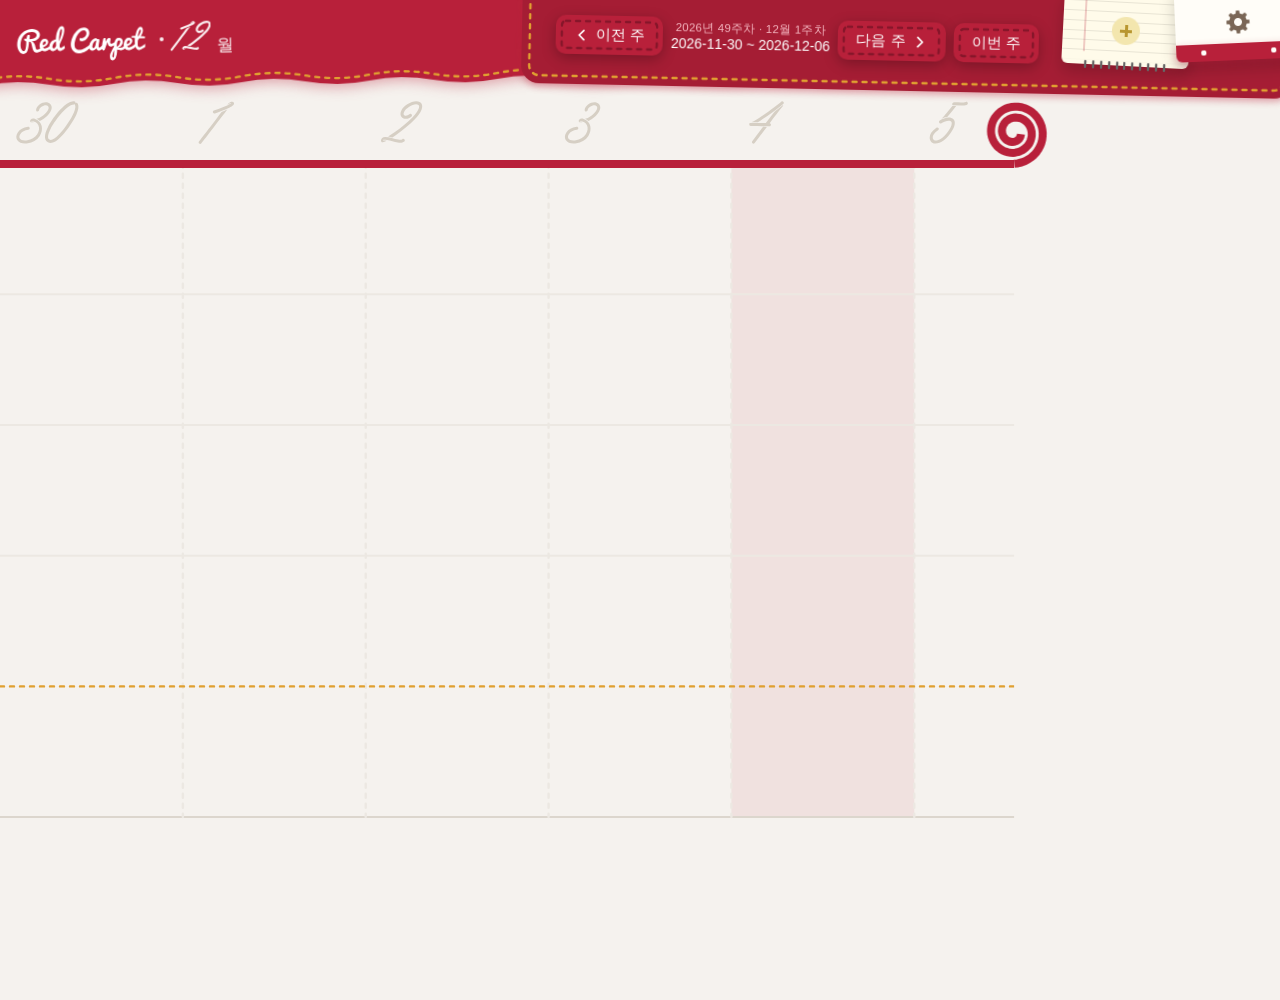
<file: index.html>
<!DOCTYPE html>
<html lang="ko">
<head>
<meta charset="UTF-8">
<meta name="viewport" content="width=device-width, initial-scale=1.0">
<title>Red Carpet</title>
<meta name="description" content="마감 뒤에 숨은 중간 단계를 날짜별 부하로 깔아 진짜 여유 있는 날을 찾는 웹앱">
<meta name="application-name" content="Red Carpet">
<meta name="theme-color" content="#b8203a" media="(prefers-color-scheme: light)">
<meta name="theme-color" content="#b8203a" media="(prefers-color-scheme: dark)">
<meta name="color-scheme" content="light">
<meta property="og:title" content="Red Carpet">
<meta property="og:description" content="마감 뒤에 숨은 중간 단계를 날짜별 부하로 깔아 진짜 여유 있는 날을 찾는 웹앱">
<meta property="og:type" content="website">
<link rel="icon" type="image/svg+xml" href="favicon.svg">
<link rel="stylesheet" href="style.css">
</head>
<body>

<header>
  <button data-screen="carpet" class="logo-link" type="button" aria-label="Red Carpet, 카펫 화면"><img src="logo.svg" alt="Red Carpet"></button>
  <span class="header-month" id="header-month" hidden><span class="dot" aria-hidden="true"></span><span class="num"></span><span class="unit">월</span></span>
</header>

<div class="week-patch">
  <svg class="patch-stitch" aria-hidden="true"><rect x="0" y="0" width="100%" height="100%" rx="10"/></svg>
  <button class="wbtn" id="week-prev" type="button" aria-label="이전 주"><svg class="btn-stitch" aria-hidden="true"><rect x="0" y="0" width="100%" height="100%" rx="4"/></svg><svg class="chev" viewBox="0 0 24 24" aria-hidden="true"><path d="M15 5L8 12l7 7"/></svg><span>이전 주</span></button>
  <span class="week-label" id="week-label"><span class="week-no" id="week-no"></span><span class="week-range" id="week-range"></span></span>
  <button class="wbtn" id="week-next" type="button" aria-label="다음 주"><svg class="btn-stitch" aria-hidden="true"><rect x="0" y="0" width="100%" height="100%" rx="4"/></svg><span>다음 주</span><svg class="chev" viewBox="0 0 24 24" aria-hidden="true"><path d="M9 5l7 7-7 7"/></svg></button>
  <button class="wbtn" id="week-today" type="button"><svg class="btn-stitch" aria-hidden="true"><rect x="0" y="0" width="100%" height="100%" rx="4"/></svg><span>이번 주</span></button>
</div>

<!-- 데스크톱: 헤더 날짜 컨트롤 왼쪽에 매달린 버튼(아래 버튼을 줄여 위아래를 뒤집은 것). 모바일 판에서는 숨고 아래 nav가 나온다 -->
<div class="hd-icons" id="hd-icons">
  <button data-screen="goals" class="hd-btn hd-note" type="button" aria-label="할 일"><span></span></button>
  <button data-screen="settings" class="hd-btn hd-cal" type="button" aria-label="일정과 설정"><span><svg class="hd-gear" viewBox="-12 -12 24 24" aria-hidden="true"><path fill-rule="evenodd"/></svg></span></button>
</div>

<nav>
  <button data-screen="goals" class="dock-note" type="button"><span>할 일</span></button>
  <button data-screen="settings" class="dock-cal" type="button"><span>일정과 설정</span></button>
</nav>

<main>
  <section id="carpet" aria-label="이번 주 카펫"></section>

  <div class="modal-backdrop" id="modal-goals" role="dialog" aria-modal="true" aria-label="할 일">
  <div class="modal-panel">
  <div class="tab-bar index-tabs" id="goal-tabs" role="tablist">
    <button type="button" data-tab="active"></button>
    <button type="button" data-tab="done"></button>
  </div>
  <div class="modal-scroll">
  <section id="screen-goals" class="screen">
    <div class="goal-head">
    <button class="modal-close" type="button" aria-label="닫기">×</button>
    <h1>할 일</h1>
    <div class="goal-compose">
      <div class="goal-add-form" id="goal-add-form">
        <span class="line-field"><input type="text" id="new-goal-title" class="line-input" placeholder="할 일 제목"></span>
        <label class="sbtn sbtn-field"><svg class="btn-stitch" aria-hidden="true"><rect x="0" y="0" width="100%" height="100%" rx="4"/></svg><input type="date" min="2000-01-01" max="2100-12-31" id="new-goal-deadline" aria-label="마감일" required></label>
        <button class="sbtn" id="ai-open-btn" type="button" hidden><svg class="btn-stitch" aria-hidden="true"><rect x="0" y="0" width="100%" height="100%" rx="4"/></svg><span>AI와 추가</span></button>
        <button class="sbtn sbtn-accent" id="add-goal-btn" type="button"><svg class="btn-stitch" aria-hidden="true"><rect x="0" y="0" width="100%" height="100%" rx="4"/></svg><span>할 일 추가</span></button>
      </div>
      <div id="ai-panel" hidden>
        <div class="ai-lead">요건을 붙여넣으면 AI가 할 일 초안을 만듭니다. 만든 뒤 고쳐서 확정해야 저장됩니다.</div>
        <span class="line-field"><textarea id="ai-text" class="line-input" placeholder="과제 안내, 메모 등을 붙여넣으세요"></textarea></span>
        <div class="ai-note">붙여넣은 글은 Anthropic API로 전송됩니다.</div>
        <div class="ai-actions">
          <div id="ai-message" class="ai-warn"></div>
          <button class="sbtn" id="manual-open-btn" type="button"><svg class="btn-stitch" aria-hidden="true"><rect x="0" y="0" width="100%" height="100%" rx="4"/></svg><span>직접 추가</span></button>
          <button class="sbtn sbtn-accent" id="ai-run-btn" type="button"><svg class="btn-stitch" aria-hidden="true"><rect x="0" y="0" width="100%" height="100%" rx="4"/></svg><span>초안 만들기</span></button>
        </div>
      </div>
    </div>
    </div>
    <div id="ai-draft" style="display:none"></div>
    <div id="goal-list"></div>
  </section>
  </div>
  </div>
  </div>

  <div class="modal-backdrop" id="modal-settings" role="dialog" aria-modal="true" aria-label="일정과 설정">
  <div class="modal-panel">
  <div class="tab-bar index-tabs" id="settings-tabs" role="tablist">
    <button type="button" data-tab="current" class="active">현재 일정</button>
    <button type="button" data-tab="over">지난 일정</button>
    <button type="button" data-tab="prefs">전체 설정</button>
  </div>
  <div class="modal-scroll">
  <section id="screen-settings" class="screen">
    <div class="goal-head">
    <button class="modal-close" type="button" aria-label="닫기">×</button>
    <h1>일정과 설정</h1>
    <div id="event-add-wrap" class="goal-compose">
      <div class="event-add-form">
        <div class="ev-row">
          <span class="line-field ev-title"><input type="text" class="line-input" id="new-event-title" placeholder="일정 제목"></span>
          <label class="sbtn sbtn-field"><svg class="btn-stitch" aria-hidden="true"><rect x="0" y="0" width="100%" height="100%" rx="4"/></svg><select id="new-event-repeat"><option value="none">반복 없음</option><option value="weekly">매주</option><option value="biweekly">격주</option><option value="monthly">매월</option></select></label>
          <span id="new-event-date-wrap" class="ev-group"><span id="new-event-date-label" class="ev-label">날짜</span><label class="sbtn sbtn-field"><svg class="btn-stitch" aria-hidden="true"><rect x="0" y="0" width="100%" height="100%" rx="4"/></svg><input type="date" id="new-event-date" min="2000-01-01" max="2100-12-31" required></label></span>
          <span id="new-event-weekday-wrap" class="ev-group" style="display:none"><label class="sbtn sbtn-field"><svg class="btn-stitch" aria-hidden="true"><rect x="0" y="0" width="100%" height="100%" rx="4"/></svg><select id="new-event-weekday"><option value="0">월</option><option value="1">화</option><option value="2">수</option><option value="3">목</option><option value="4">금</option><option value="5">토</option><option value="6">일</option></select></label></span>
          <span id="new-event-repeat-until-wrap" class="ev-group" style="display:none"><span class="ev-label">종료</span><label class="sbtn sbtn-field"><svg class="btn-stitch" aria-hidden="true"><rect x="0" y="0" width="100%" height="100%" rx="4"/></svg><input type="date" id="new-event-repeat-until" min="2000-01-01" max="2100-12-31" required></label></span>
        </div>
        <div class="ev-row">
          <span class="ev-group"><label class="sbtn sbtn-field"><svg class="btn-stitch" aria-hidden="true"><rect x="0" y="0" width="100%" height="100%" rx="4"/></svg><input type="time" id="new-event-start" value="09:00"></label><span class="ev-label">~</span><label class="sbtn sbtn-field"><svg class="btn-stitch" aria-hidden="true"><rect x="0" y="0" width="100%" height="100%" rx="4"/></svg><input type="time" id="new-event-end" value="10:00"></label></span>
          <span id="new-event-load-picker"></span>
          <button class="sbtn sbtn-accent ev-add" id="add-event-btn" type="button"><span>일정 추가</span></button>
        </div>
      </div>
    </div>
    </div>

    <div id="settings-pane-events">
    <div id="event-list"></div>
    </div>

    <div id="settings-pane-prefs" hidden>
    <div class="prefs-grid">
    <div class="prefs-col">
      <section class="goal-card pref-card">
        <h3>기본값</h3>
        <div class="pref-grid">
          <label class="pref-row"><span class="pref-label">하루 예산</span><span class="sbtn sbtn-sm sbtn-field"><input type="number" id="setting-capacity" min="1" max="100"></span></label>
          <label class="pref-row"><span class="pref-label">안전선(%)</span><span class="sbtn sbtn-sm sbtn-field"><input type="number" id="setting-safe-ratio" min="1" max="100"></span></label>
          <label class="pref-row"><span class="pref-label">수면(시간)</span><span class="sbtn sbtn-sm sbtn-field"><input type="number" id="setting-sleep-hours" min="0" max="24"></span></label>
          <label class="pref-row"><span class="pref-label">생활(시간)</span><span class="sbtn sbtn-sm sbtn-field"><input type="number" id="setting-life-hours" min="0" max="24"></span></label>
        </div>
      </section>

      <section class="goal-card pref-card">
        <h3>깔기 방식</h3>
        <div class="ai-note">단계를 어느 날에 깔지 정합니다. 바꾸면 카펫이 바로 다시 깔립니다.</div>
        <div class="place-modes" id="place-mode-options">
          <div class="place-mode-row"><button class="sbtn sbtn-sm" type="button" data-place-mode="fill" aria-pressed="false"><span>채우기 우선</span></button><span class="place-mode-desc">앞날부터 안전선까지 차곡차곡 채웁니다. 빈 날은 뒤쪽에 남습니다.</span></div>
          <div class="place-mode-row"><button class="sbtn sbtn-sm" type="button" data-place-mode="even" aria-pressed="false"><span>고르게</span></button><span class="place-mode-desc">여유가 가장 큰 날에 깔아 매일 비슷하게 바쁩니다.</span></div>
        </div>
      </section>

      <section class="goal-card pref-card">
        <h3>데이터</h3>
        <div class="pref-actions">
          <button class="sbtn sbtn-sm" id="export-btn" type="button">내보내기 (JSON 파일)</button>
          <button class="sbtn sbtn-sm" id="import-btn" type="button">가져오기 (JSON 파일)</button>
          <input type="file" id="import-file" accept="application/json,.json" style="display:none">
          <button class="sbtn sbtn-sm sbtn-danger" id="reset-btn" type="button">초기화 (내 데이터 모두 지우기)</button>
        </div>
        <div id="data-message" class="pref-status"></div>
      </section>
    </div>

    <div class="prefs-col">
      <section class="goal-card pref-card">
        <h3>AI 분해</h3>
        <div class="ai-note">Anthropic API 키를 넣으면 할 일 화면에 AI 입력기가 나타납니다. 키는 저장하지 않고 이 화면을 열어 둔 동안 메모리에만 있습니다. 새로고침하면 다시 넣어야 합니다. 키 없이도 앱은 모두 동작합니다.</div>
        <span class="line-field"><input type="password" class="line-input" id="ai-key-input" placeholder="API 키" autocomplete="off"></span>
        <div class="pref-actions">
          <button class="sbtn sbtn-sm sbtn-accent" id="ai-key-save" type="button">저장</button>
          <button class="sbtn sbtn-sm sbtn-danger" id="ai-key-delete" type="button">삭제</button>
        </div>
        <div id="ai-key-status" class="pref-status"></div>
      </section>

      <section class="goal-card pref-card">
        <h3>테스트 데모</h3>
        <div class="ai-note">올해 9~11월의 학부생 일정과 과제가 들어찬 예시 데이터를 봅니다. 내 데이터는 그대로 보관되고, 데모를 끄면 돌아옵니다. 데모를 보는 동안 고친 내용은 데모를 끄면 사라집니다.</div>
        <div class="pref-actions">
          <button class="sbtn sbtn-sm" id="demo-toggle-btn" type="button">데모 모드 켜기</button>
          <button class="sbtn sbtn-sm sbtn-danger" id="demo-reset-btn" type="button" hidden>데이터 초기화 (예시 처음 상태로)</button>
        </div>
      </section>
    </div>
    </div>
    </div>
  </section>
  </div>
  </div>
  </div>
</main>

<script src="placement.js"></script>
<script src="carpet.js"></script>
<script src="carpet-shadow.js"></script>
<script src="carpet-roll.js"></script>
<script src="carpet-physics.js"></script>
<script src="box-diff.js"></script>
<script src="box-focus.js"></script>
<script src="day-bars.js"></script>
<script src="box-drag.js"></script>
<script src="barista-digits.js"></script>
<script src="box-icons.js"></script>
<script src="data.js"></script>
<script src="ai.js"></script>
<script src="demo-data.js"></script>
<script src="app-common.js"></script>
<script src="app-goals.js"></script>
<script src="app-settings.js"></script>
<script src="app-carpet.js"></script>

</body>
</html>
</file>
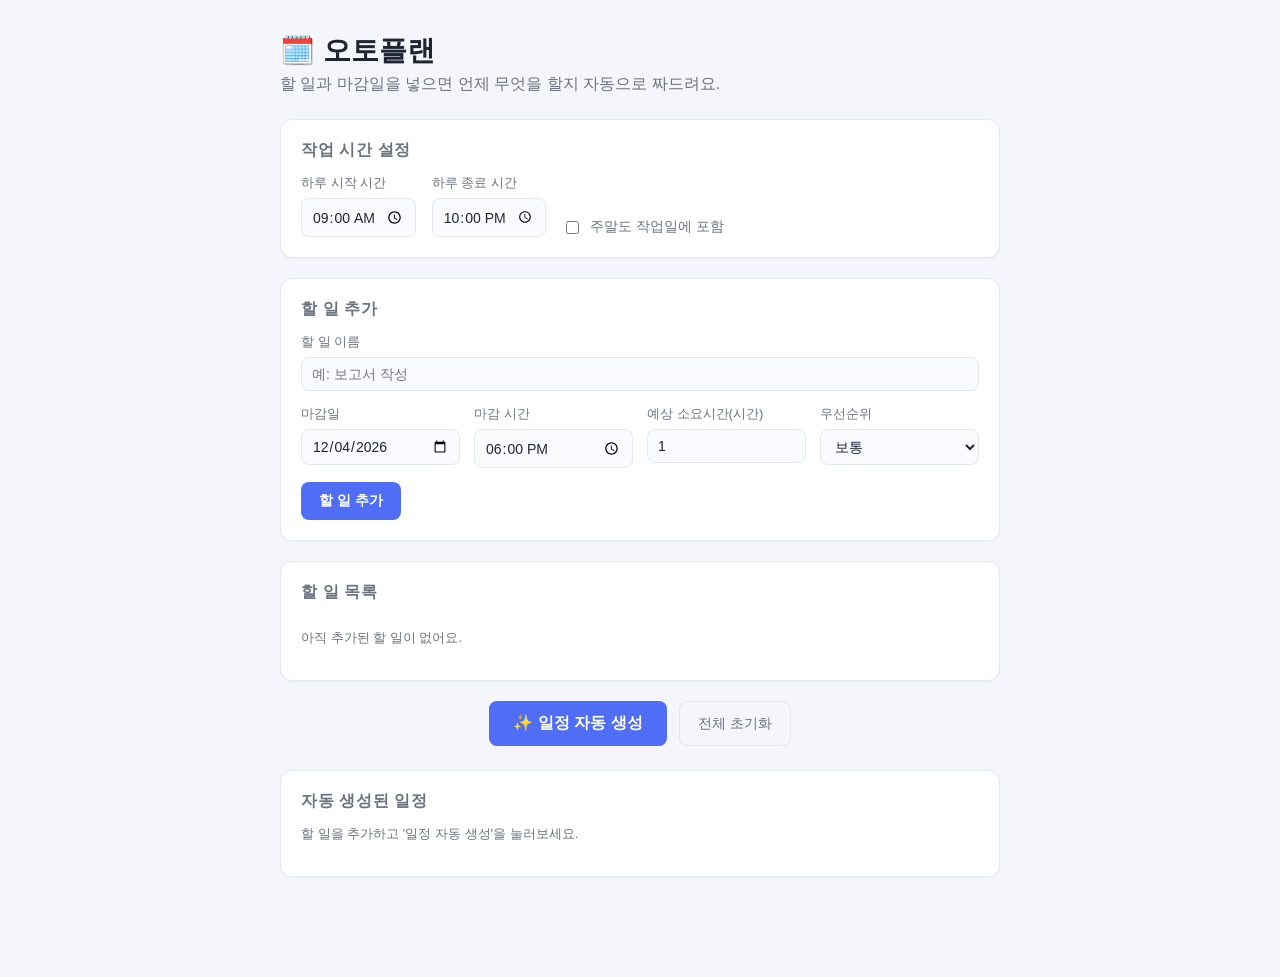
<file: app/index.html>
<!DOCTYPE html>
<html lang="ko">
<head>
<meta charset="UTF-8" />
<meta name="viewport" content="width=device-width, initial-scale=1.0" />
<title>오토플랜 – 할 일 자동 스케줄러</title>
<link rel="stylesheet" href="style.css" />
</head>
<body>
  <div class="app">
    <header class="app-header">
      <h1>🗓️ 오토플랜</h1>
      <p class="subtitle">할 일과 마감일을 넣으면 언제 무엇을 할지 자동으로 짜드려요.</p>
    </header>

    <section class="settings card">
      <h2>작업 시간 설정</h2>
      <div class="settings-grid">
        <label>
          하루 시작 시간
          <input type="time" id="workStart" value="09:00" />
        </label>
        <label>
          하루 종료 시간
          <input type="time" id="workEnd" value="22:00" />
        </label>
        <label class="checkbox-label">
          <input type="checkbox" id="includeWeekend" />
          주말도 작업일에 포함
        </label>
      </div>
    </section>

    <section class="task-form card">
      <h2>할 일 추가</h2>
      <form id="taskForm">
        <div class="form-grid">
          <label class="grow">
            할 일 이름
            <input type="text" id="taskTitle" placeholder="예: 보고서 작성" required />
          </label>
          <label>
            마감일
            <input type="date" id="taskDeadlineDate" required />
          </label>
          <label>
            마감 시간
            <input type="time" id="taskDeadlineTime" value="18:00" />
          </label>
          <label>
            예상 소요시간(시간)
            <input type="number" id="taskDuration" min="0.25" step="0.25" value="1" required />
          </label>
          <label>
            우선순위
            <select id="taskPriority">
              <option value="1">낮음</option>
              <option value="2" selected>보통</option>
              <option value="3">높음</option>
            </select>
          </label>
        </div>
        <button type="submit" class="btn-primary">할 일 추가</button>
      </form>
    </section>

    <section class="task-list card">
      <h2>할 일 목록</h2>
      <ul id="taskList" class="task-items"></ul>
      <p id="emptyTasksMsg" class="empty-msg">아직 추가된 할 일이 없어요.</p>
    </section>

    <div class="actions">
      <button id="generateBtn" class="btn-primary btn-large">✨ 일정 자동 생성</button>
      <button id="clearBtn" class="btn-secondary">전체 초기화</button>
    </div>

    <section class="schedule card">
      <h2>자동 생성된 일정</h2>
      <div id="scheduleOutput" class="schedule-output"></div>
    </section>
  </div>

  <script src="app.js"></script>
</body>
</html>
</file>
<file: style.css>
/* 반응형 기준점(breakpoint) 표준
   - 화면 폭이 줄어 요소가 서로 겹치기 시작하는 지점을 재서 정하고, 이 표에 한 줄로 모은다. 새 기준점도 여기에 먼저 적는다.
   - CSS는 media query 안에 변수를 쓸 수 없어서 값은 아래 @media에 같은 숫자로 적는다. 이름(--bp-...)은 주석과 JS(getComputedStyle로 읽기)에서 같은 기준을 가리키려는 용도다.
   - 이름은 --bp-<무엇이 바뀌는지>, 값은 "이 폭 이하"(max-width)일 때 적용한다.
   - 값은 요소들 사이에 24px 여유를 두고 겹치기 시작하는 폭에서 잰 것이다(날짜 컨트롤 틀 폭: 날짜 표시가 있을 때 533px, 없을 때 373px, 압축하면 약 215px. 로고 오른쪽 끝 약 146px, 월 표시 오른쪽 끝 약 234px).
   - JS는 --bp-mobile만 읽는다. 나머지(--bp-...)는 같은 숫자를 쓰는 @media와 짝을 맞추려는 문서용이다. */
:root {
  --bp-patch-hide-label: 700px;  /* 이 폭 이하: 주 이동 패치의 날짜 표시를 숨긴다 */
  --bp-mobile: 1024px;           /* 이 폭 이하: 모바일 판. 아이콘이 붙은 날짜 컨트롤 틀(왼쪽 끝 = 화면 폭 − 733px)이 월 표시("12월" 오른쪽 끝 234px)에 24px 여유를 두고 닿는 폭은 991px이라 여유를 조금 더 둔 값이다. 화면 아래 버튼이 나오고, 한 주가 가로 스크롤이 된다 */
  --bp-compact: 620px;           /* 이 폭 이하: 월 표시를 숨기고 주 이동 패치를 압축한다(이전·다음 버튼은 화살표만). 압축하지 않은 패치(날짜 표시 없이 373px)의 왼쪽 끝이 월 표시(오른쪽 끝 234px)에 24px 여유를 두고 닿는 폭 = 373 + 258 − 14 ≈ 617px */
  --bp-dock-small: 600px;        /* 이 폭 이하: 화면 아래 버튼(메모장·달력)을 0.72배로 줄인다. 합친 폭이 화면을 넘기 시작하는 폭 */
  --bp-dock-tiny: 400px;         /* 이 폭 이하: 화면 아래 버튼을 0.58배로 줄인다 */
  --m-col-w: 300px;              /* 모바일 판의 하루 칸 폭. 고정이라 화면에는 하루와 다음 날 일부가 보인다. 이 값을 바꾸면 박스·눈금·막대가 같이 따라온다 */
}

/* 로고·헤더 모양 값. 바꾸고 새로고침하면 바로 보인다 */
:root {
  --logo-height: 42px;      /* 로고 그림 높이. 가로는 비율대로 따라온다 */
  --logo-nudge-y: 0px;      /* 글자 무게중심 미세 조정. 양수면 아래로 내려간다 */
  --header-pad-y: 12px;     /* 헤더 위아래 여백 */
  --header-height: calc(var(--logo-height) + var(--header-pad-y) * 2); /* 헤더 기본 높이 */
  --header-month-gap: 14px;       /* 로고와 월 표시 사이 간격 */
  --header-month-dot-size: 4px;   /* 로고와 월 사이 가운데 점 크기 */
  --header-month-num-size: 36px;  /* 월 숫자 크기(날짜 숫자와 같은 폰트) */
  --header-month-unit-size: 17px; /* '월' 글자 크기 */
  --header-month-color: rgba(255, 255, 255, 0.92); /* 월 표시 색 */

  /* 박스(새 카펫): 버튼과 같은 스티치 모양. 일정·완료 박스는 버튼과 같은 색, 남은 단계 박스는 붉은 기운.
     점선 길이·간격·두께는 공용 스티치 값(--stitch-*)을 그대로 쓴다. 숫자만 쓰는 값은 px 단위다 */
  --box-radius: 12;                      /* 박스 모서리 둥글기 */
  --box-paper: var(--note-paper);        /* 일정·완료 박스 색(버튼 종이색) */
  --box-stitch: var(--wbtn-stitch-color);/* 그 박스의 스티치 색(버튼과 같다) */
  --box-fixed-bg: color-mix(in srgb, var(--box-paper) 84%, #a89160); /* 고정 일정 박스 색: 종이색을 살짝 어둡게 */
  --box-todo-bg: #f6d2d7;                /* 남은 단계 박스 색: 붉은 음영 */
  --box-todo-stitch: #cf5a6c;            /* 그 박스의 스티치 색: 배경에 맞춘 붉은 계열 */
  --box-shadow: 0 3px 9px rgba(0, 0, 0, 0.2); /* 박스 그림자 */
  --box-ink: var(--note-ink);            /* 박스 위 글자·아이콘 색 */
  --seal-fill: color-mix(in srgb, var(--stitch-color) 58%, #fff); /* 완료 도장 색: 스티치 주황을 연하게 */
  --seal-edge: color-mix(in srgb, var(--stitch-color) 78%, #fff); /* 도장 가장자리 선 */
  --late-fill: #d24b61;                  /* 지남 도장 색: 붉은 톤 */
  --late-edge: #b92c44;                  /* 지남 도장 가장자리 선 */
  --late-mark: #fff;                     /* 지남 도장 안 알람 아이콘 */
  --seal-check: #fff;                    /* 도장 안의 체크(두께는 공용 스티치 두께) */

  /* 털실 스티치 공용 값. 헤더 말고 다른 요소에도 가져다 쓴다.
     점선: SVG 요소는 CSS로 stroke-dasharray: var(--stitch-dash) var(--stitch-gap); stroke-width: var(--stitch-width); stroke: var(--stitch-color);
     그림자: box-shadow나 drop-shadow 자리에 var(--shadow-soft). 점선과 두께는 숫자만 쓴다(px 안 붙임) */
  --stitch-color: #e0a030;     /* 털실 색(주황) */
  --stitch-dash: 4;            /* 점 길이 */
  --stitch-gap: 6;             /* 점 사이 간격. 둥근 끝이 두께만큼 먹으므로 눈에 보이는 틈은 간격 − 두께 */
  --stitch-width: 2.4;         /* 털실 두께 */
  --hint-color: var(--stitch-color); /* 설명 문구 색: 스티치 주황 */
  --week-no-color: #f2b3bd;    /* 헤더 날짜 컨트롤의 주차 글자 색: 붉은 기운이 든 흐린 분홍 */
  --shadow-rgb: 184, 32, 58;   /* 그림자 색(붉은 기운) */
  --shadow-alpha: 0.4;         /* 그림자 진하기 */
  --shadow-y: 3px;             /* 그림자가 아래로 내려오는 거리 */
  --shadow-blur: 7px;          /* 그림자 번짐 */
  --shadow-soft: 0 var(--shadow-y) var(--shadow-blur) rgba(var(--shadow-rgb), var(--shadow-alpha));

  /* 털실 스티치 헤더 */
  --header-bg: #b8203a;        /* 헤더 천 색 */
  --header-tilt-deg: 0.75deg;  /* 기울기. 반시계 방향으로 이만큼 기운다 */
  --edge-amp: 3;               /* 울렁이는 아랫단 진폭(위아래 px, 숫자만) */
  --edge-wave: 128;            /* 울렁임 한 주기 길이(px, 숫자만) */
  --edge-offset: 6;            /* 점선과 천 끝 사이 거리(px, 숫자만) */
  /* 아래 값은 위 값에서 계산된다. 같은 식이 app-common.js 맨 위(--edge-tile을 만드는 곳)에도 있다 */
  --edge-sy: calc(var(--stitch-width) / 2 + var(--edge-amp) + 1);   /* 점선 곡선 가운데 높이 */
  --edge-ey: calc(var(--edge-sy) + var(--edge-offset));             /* 천 끝 곡선 가운데 높이 */
  --edge-h: calc((var(--edge-ey) + var(--edge-amp) + 1) * 1px);     /* 아랫단 그림 높이 */
  --edge-depth: calc((var(--edge-ey) + var(--edge-amp)) * 1px);     /* 아랫단이 헤더 밑으로 내려오는 깊이. 본문이 이만큼 더 내려온다 */
  /* --edge-tile(천 끝과 털실 점선 그림)은 app-common.js 맨 위가 위 값으로 만들어 넣는다 */
  /* 기울이면 한쪽 위 모서리가 화면 안으로 내려오므로, 폭의 절반×sin(기울기)만큼 헤더를 화면 위로 더 늘려 가린다 */
  --header-bleed: calc(sin(var(--header-tilt-deg)) * 50vw + 4px);

  /* 주 이동 패치: 헤더에 꿰맨 듯 걸린 둥근 사각형. 이전 주·날짜·다음 주·이번 주 버튼이 올라간다 */
  --patch-bg: #a51d34;         /* 패치 천 색. 헤더(--header-bg)보다 약간 어둡게 */
  --patch-top: -14px;          /* 패치 오른쪽 위 꼭짓점의 위치(화면 위에서). 음수면 위쪽 경계가 화면 밖으로 잘린다 */
  --patch-right: -14px;        /* 패치 오른쪽 위 꼭짓점의 위치(화면 오른쪽에서). 음수면 오른쪽 경계가 화면 밖으로 잘린다 */
  --patch-pad: 30px;           /* 버튼 묶음과 패치 눈에 보이는 가장자리 사이 여백. 상하좌우 같다. 화면 밖으로 잘린 만큼은 아래 padding 식이 자동으로 더한다 */
  --patch-radius: 18px;        /* 모서리 둥글기 */
  --patch-nudge-x: 4px;        /* 버튼 묶음을 오른쪽으로 붙이는 거리. 패치 크기는 그대로, 오른쪽 여백만 줄고 왼쪽 여백이 는다 */
  --patch-tilt-deg: 1.2deg;    /* 기울기. 시계 방향으로 이만큼 기운다 */
  --patch-stitch-inset: 8px;   /* 털실 점선이 가장자리에서 안쪽으로 들어간 거리. 꼭짓점이 화면 밖으로 나간 만큼(14px)보다 작으면 위·오른쪽 점선이 화면 밖으로 완전히 잘린다. 점선 모서리 둥글기는 HTML의 rx(= 둥글기 − 이 값)로 맞춘다 */
  --patch-z: 110;              /* 헤더(100) 바로 위 */

  /* 주 이동 버튼(이전 주·다음 주·이번 주): 종이색 버튼에 털실 점선, 호버·누름 기울기 */
  --wbtn-pad: 10px 18px;       /* 안쪽 여백(위아래 / 좌우) */
  --wbtn-font: 15px;
  --wbtn-radius: 10px;         /* 모서리 둥글기. 점선 모서리(HTML의 rx)는 이 값 − 점선 안쪽 거리 */
  --wbtn-chevron: 16px;        /* 화살표(chevron) 크기 */
  --wbtn-stitch-inset: 6px;    /* 점선이 가장자리에서 안쪽으로 들어간 거리. 점 길이·간격·두께는 공용 토큰(--stitch-*)을 그대로 쓴다 */
  --wbtn-shadow: 0 4px 14px rgba(0, 0, 0, 0.26); /* 버튼 그림자. 어두운 회색, 넓게 퍼지게 */
  --wbtn-stitch-color: var(--stitch-color); /* 버튼 점선 색. 공용 털실 색(주황) */
  --wbtn-press-bg: #ece2c0;    /* 누르고 있는 동안 버튼 배경. 종이색보다 약간 어둡게 */
  --wbtn-hover-tilt: 2.5deg;   /* 마우스를 올리면 시계 방향으로 기우는 각도 */
  --wbtn-press-tilt: -3.5deg;  /* 누르면 반시계 방향으로 기우는 각도 */
  --wbtn-ms: 140ms;            /* 기울어지고 돌아오는 시간 */

  /* 아래쪽 버튼: 스프링 메모장(할 일)과 일마다 찢는 달력(일정과 설정). 크기·기울기·색은 여기서 바꾼다.
     화면 아래로 일부러 잘려 나가고, 두 버튼이 서로 겹친다 */
  --dock-bottom: -30px;        /* 화면 아래에서 띄우는 거리. 음수면 그만큼 화면 밖으로 잘려 나간다 */
  --dock-gap: -28px;           /* 두 버튼 사이 간격. 음수면 할 일이 일정과 설정 위에 포개진다 (CSS gap은 음수가 안 돼서 달력의 왼쪽 여백으로 적용) */
  --dock-label-zone: 1.05;     /* 글자가 놓이는 영역: 화면에 보이는 높이의 이만큼(위에서부터) 안에 둔다 */
  --dock-z: 150;               /* 본문 위, 팝업(200) 아래 */
  --dock-shadow: 0 8px 16px rgba(0, 0, 0, 0.18); /* 두 버튼 공통 그림자. 연한 회색 */
  --note-w: 334px;             /* 메모장 크기. 자주 쓰는 버튼이라 달력보다 크게 */
  --note-h: 190px;
  --note-tilt: -3deg;          /* 메모장 기울기. 음수는 반시계 */
  --note-paper: #fffbea;       /* 메모지 색 */
  --note-ink: #3a2f2a;         /* 글자 색 */
  --note-font: 34px;
  --note-margin-x: 56px;       /* 코넬식 세로선 위치(메모장 왼쪽에서) */
  --note-margin-color: rgba(184, 32, 58, 0.22); /* 세로선 색. 연한 빨강 */
  --note-line-color: rgba(0, 0, 0, 0.09);       /* 가로선 색. 흐린 회색 */
  --note-line-gap: 26px;       /* 가로선 간격 */
  --note-line-top: 12px;       /* 가로선 그리기 시작 높이. 첫 줄은 이 값 + 줄 간격 − 1px 자리에 생긴다 */
  --note-plus-size: 34px;      /* 글자 옆 + 원 크기 */
  --note-plus-bg: #f3e6ae;     /* + 원 색. 메모지보다 조금 진하게 */
  --note-plus-fg: #b8962f;     /* + 모양 색. 원보다 더 진하게 */
  --spring-pitch: 20px;        /* 스프링 알약 사이 간격(가로). 끝이 잘리지 않게 실제로는 칸 수가 맞게 살짝 늘어난다 */
  --spring-h: 22px;            /* 스프링 알약 길이. 절반이 메모지 위로 튀어나온다 */
  --cal-w: 224px;              /* 달력 크기 */
  --cal-h: 138px;
  --cal-tilt: 2.5deg;          /* 달력 기울기. 양수는 시계 방향 */
  --cal-paper: #fffdf8;        /* 달력 종이 색 */
  --cal-band: #b8203a;         /* 달력 윗줄 색 */
  --cal-band-h: 30px;          /* 달력 윗줄 높이 */
  --cal-font: 24px;
  --cal-band-shadow: 0 3px 9px rgba(var(--shadow-rgb), 0.32); /* 달력 붉은 윗줄 그림자. 붉은 기운 */

  /* 헤더 아이콘(데스크톱): 날짜 컨트롤 왼쪽에 매달린 메모장·달력 축소판. 위아래를 뒤집어 스프링·붉은 줄이 아래에 온다 */
  --hd-note-scale: 0.38;       /* 헤더 메모장: 원래 버튼을 이 배율로 줄여 쓴다 */
  --hd-cal-scale: 0.56;        /* 헤더 달력: 같은 방식. 두 버튼의 크기가 비슷해 보이도록 메모장보다 크게 둔다(달력 원본이 더 작다) */
  --hd-rest: 60px;             /* 평소 두 버튼의 아래 끝이 화면 위에서 내려오는 깊이. 헤더 아랫단(약 80px)보다 위라 헤더 아랫단이 조금 비친다 */
  --hd-lift: 4px;              /* 호버하면 아래로 미끄러져 내려오는 거리. 위쪽 끝이 보이지 않게, 줄여 놓은 버튼 높이에서 --hd-rest를 뺀 잘린 길이보다 작게 둔다 */
  --hd-icon: 28px;             /* 버튼 가운데 + 원·톱니 크기 */
  --hd-gear-color: #7a6656;    /* 톱니 색 */
  --hd-bleed: 20px;            /* 달력 오른쪽 끝이 화면 오른쪽 밖으로 나가는 폭 */
  --hd-z: 111;                 /* 메모장의 층 번호. 날짜 컨트롤 틀(110) 위에 얹힌다. 달력은 +1 */
  --hd-note-rest: 66px;        /* 메모장 아래 끝 깊이. 달력(--hd-rest)보다 조금 아래라 두 버튼이 구분돼 보인다 */
  --patch-icons-w: 0px;        /* 날짜 컨트롤 틀이 아이콘 쪽으로 더 늘어나는 길이. 데스크톱 판에서만 값이 있다 */

  /* 팝업(할 일, 일정과 설정) 모양 값 */
  --modal-dim: rgba(30, 20, 20, 0.45); /* 뒤 화면을 덮는 어두운 막 */
  --modal-blur: 6px;                   /* 뒤 화면 흐림 정도 */
  --modal-gap: 64px;                   /* 패널 상하좌우 바깥 여백. 클수록 뒤 카펫이 더 보인다 */
  --modal-max-width: 880px;            /* 패널 최대 가로 */
  --modal-radius: 14px;                /* 패널 모서리 둥글기 */
  --modal-pad: 24px;                   /* 패널 안쪽 여백 */
  --modal-z: 200;                      /* 헤더(100)와 아래쪽 버튼(150)보다 위 */

  /* 팝업 오른쪽 견출지 탭 */
  --tab-top: 64px;                     /* 팝업 위쪽 끝에서 첫 탭까지 거리 */
  --tab-w: 32px;                       /* 선택 안 된 탭 폭(팝업 밖으로 튀어나온 길이) */
  --tab-w-active: 40px;                /* 선택된 탭 폭. 더 튀어나온다 */
  --tab-pad: 18px;                     /* 탭 안쪽 위아래 여백(글자 방향 기준 앞뒤) */
  --tab-gap: 6px;                      /* 탭 사이 간격 */
  --tab-radius: 10px;                  /* 탭 바깥쪽 모서리 둥글기 */
  --tab-overlap: 2px;                  /* 선택된 탭이 팝업 가장자리를 덮는 폭. 이음새가 안 보이게 한다 */
  --tab-tuck: 10px;                    /* 선택 안 된 탭이 팝업 뒤로 끼워진 폭 */
  --tab-ms: 140ms;                     /* 탭 호버·선택 변화 시간 */

  /* 아래쪽 버튼 호버와 팝업 열고 닫는 연출 */
  --dock-hover-lift: 14px;             /* 마우스를 올리면 위로 올라오는 거리 */
  --dock-hover-ms: 160ms;              /* 올라오고 내려가는 시간 */
  --modal-anim-ms: 560ms;              /* 버튼이 커지며 뒤집혀 팝업이 되는 시간(여는 쪽). 닫는 쪽은 아래 --modal-*-close 값 */
  --acc-ms: 280ms;                    /* 목록 카드 펼침/접힘(아코디언) 시간 */
  --turn-ms: 950ms;                    /* 페이지 넘김 전체 시간. 위로 젖혀져 뒤로 내려가기까지 멈추지 않는 한 동작이다 */
  --turn-perspective: 1800px;          /* 젖혀질 때의 원근감. 작을수록 과장된다 */
  --turn-cast-w: 200px;                /* 젖혀 올라가는 페이지가 아래쪽에 드리우는 그림자의 폭 */
  --turn-cast-a: 0.24;                 /* 그 그림자의 진하기. 그림자 색은 팝업마다 --turn-shadow-rgb */
  --turn-lit-a: 0.16;                  /* 젖혀지며 기울어질수록 앞면이 어두워지는 정도 */
  --turn-page-lift: 0 10px 26px;       /* 넘어가는 종이 자체의 그림자(오프셋X 오프셋Y 번짐). 색은 팝업마다 --turn-shadow-rgb */
  --turn-page-shadow-a: 0.42;          /* 그 그림자의 진하기. 평평할 때는 0이고 들리면 이 값까지 나타난다 */
  --modal-swap-start-close: 0.02;     /* 닫을 때의 --modal-swap-start. 닫을 때 도착한 뒤 가만히 있는 시간을 줄이려고 따로 둔다 */
  --modal-swap-close: 0.16;           /* 닫을 때의 --modal-swap. 길게 둔 이유: '일정과 설정' 버튼은 원래 '할 일' 버튼 뒤에 있는데 날아오는 동안은 앞에 있어서, 도착한 뒤 클론이 천천히 사라져야 겹친 부분의 앞뒤가 툭 바뀌어 보이지 않는다 */
  --modal-anim-close-ms: 680ms;        /* 닫는 시간. 바운드와 도착 뒤 천천히 교차하는 시간 때문에 열 때(560ms)보다 조금 길다 */
  --modal-ease: cubic-bezier(0.45, 0.05, 0.25, 1); /* 팝업 움직임의 빠르기 곡선 */
  --modal-ease-close: cubic-bezier(0.55, 0, 0.55, 0.75); /* 닫을 때 전체 곡선. 열 때처럼 대비가 뚜렷하게: 처음엔 천천히 출발해(ease-in) 속도가 확 붙는다. 끝은 느리게 하지 않고, 감속은 --modal-ease-land가 맡는다 */
  --modal-close-mid: 0.24;              /* 닫을 때 팝업이 줄어드는 구간과 버튼이 내려앉는 구간의 경계(시간 비율 0~1). 작을수록 내려앉는 구간이 길어져 느려진다 */
  --modal-ease-land: cubic-bezier(0.3, 0.3, 0.35, 1); /* 닫을 때 복제본이 버튼 자리로 내려앉아 눌리는 지점까지의 곡선. 끝에서 속도가 0이 된다(눌린 지점이 맨 아래라서). 열 때는 쓰지 않는다 */
  --modal-ease-settle: cubic-bezier(0.4, 0, 0.2, 1); /* 눌린 지점에서 제자리로 올라오는 곡선. 끝에서 속도가 0으로 부드럽게 줄어들어 착지가 툭 멈추지 않는다 */
  --modal-bounce: 0.1;                 /* 착지 바운드의 크기. 내려앉는 거리 대비 비율이고 약 0.1이면 14px쯤 눌린다. 0이면 바운드 없음 */
  --modal-bounce-at: 0.7;              /* 눌린 지점에 닿는 시점(내려앉는 구간 중 비율). 클수록 올라오는 시간이 짧다 */
  --modal-y-ease: cubic-bezier(0, 0.4, 0.35, 1); /* 헤더 아이콘 팝업의 세로축 회전 곡선: 처음이 빨라 가로축보다 먼저 시작하고 먼저 끝난다. 앞의 두 값(0, 0.4)을 키우면 더 빨리 시작한다 */
  --modal-flip-deg: 180deg;            /* 세로축(Y축)으로 뒤집히는 각도. 180deg면 버튼 앞면에서 팝업 뒷면으로 한 번 뒤집힌다 */
  --modal-perspective: 1600px;         /* 도는 원근감. 작을수록 도는 맛이 과장된다 */
  --modal-content-delay: 0.75;          /* 글자와 버튼이 나타나기 시작하는 시점(연출 시간의 비율 0~1). 도는 중 찌그러지는 글자를 가린다 */
  --modal-swap-start: 0.04;           /* 원본 버튼과 복제본의 교차가 시작되는 시점(연출 시간의 비율 0~1). 키우면 시작 직후 더 오래 가만히 있는다 */
  --modal-swap: 0.14;                  /* 교차가 끝나 원본이 빠지는 시점. 이 사이에 복제본이 원본 위에 서서히 나타나 덮는다. 닫을 때는 거꾸로. 번쩍이면 키운다 */
  --modal-fade-ratio: 1;               /* 뒤 화면의 어두워짐·흐려짐이 걸리는 시간(연출 시간의 비율). 1이면 팝업이 자리 잡을 때까지 천천히, 작을수록 빨리 끝난다 */
}
* { box-sizing: border-box; }
body {
  margin: 0;
  font-family: -apple-system, "Apple SD Gothic Neo", "Malgun Gothic", sans-serif;
  background: #f5f2ee;
  color: #222;
  padding-top: calc(var(--header-height) + var(--edge-depth));
}

header {
  position: fixed;
  top: calc(var(--header-bleed) * -1);
  left: -16px;
  right: -16px;
  z-index: 100;
  display: flex;
  align-items: center;
  justify-content: flex-start;
  gap: var(--header-month-gap);
  padding: calc(var(--header-bleed) + var(--header-pad-y)) 32px var(--header-pad-y);
  color: #fff;
  transform: rotate(calc(var(--header-tilt-deg) * -1));
  transform-origin: 50% 0;
}

/* 천 + 울렁이는 아랫단 + 털실 점선. 그림자는 여기에만 걸어 로고와 버튼에는 번지지 않게 한다 */
header::before {
  content: '';
  position: absolute;
  z-index: -1;
  top: 0;
  left: 0;
  right: 0;
  bottom: calc(var(--edge-h) * -1);
  background:
    var(--edge-tile) left bottom / auto var(--edge-h) no-repeat,
    linear-gradient(var(--header-bg), var(--header-bg)) left top / 100% calc(100% - var(--edge-h) + 1px) no-repeat;
  filter: drop-shadow(var(--shadow-soft));
}

/* 아래쪽 버튼 */
.dock-away { opacity: 0; pointer-events: none; } /* 팝업이 열려 있는 동안 버튼은 팝업이 되어 그 자리에서 빠진다. 열고 닫는 순간의 교차는 JS가 opacity로 한다 */

nav {
  position: fixed;
  bottom: var(--dock-bottom);
  left: 50%;
  transform: translateX(-50%);
  z-index: var(--dock-z);
  display: flex;
  align-items: flex-end;
}

nav button, .hd-btn, .flip-front {
  position: relative;
  display: flex;               /* button은 안쪽을 세로 가운데로 맞추려 해서, 위에서부터 놓도록 flex로 바꾼다 */
  align-items: flex-start;
  justify-content: center;
  border: none;
  padding: 0;
  cursor: pointer;
  font-family: inherit;
  font-weight: bold;
  color: var(--note-ink);
  transition: transform var(--dock-hover-ms) ease-out;
}

/* 할 일: 위에 스프링이 달린 메모장 */
.dock-note, .hd-note {
  width: var(--note-w);
  height: var(--note-h);
  padding-top: calc(var(--spring-h) / 2);
  font-size: var(--note-font);
  border-radius: 6px 6px 12px 12px;
  transform: rotate(var(--note-tilt));
  background:
    linear-gradient(var(--note-margin-color), var(--note-margin-color)) var(--note-margin-x) calc(var(--note-line-top) + var(--note-line-gap) - 1px) / 2px 100% no-repeat, /* 세로선은 맨 위 가로선에서 시작 */
    repeating-linear-gradient(to bottom, transparent 0 calc(var(--note-line-gap) - 1px), var(--note-line-color) calc(var(--note-line-gap) - 1px) var(--note-line-gap)) 0 var(--note-line-top) / 100% 100% no-repeat,
    var(--note-paper);
  box-shadow: var(--dock-shadow);
  z-index: 1; /* 달력 위로 포갠다 */
}

.dock-note span::after, .hd-note span::after { /* 글자 왼쪽 + 표시: 할 일을 더할 수 있다는 안내 */
  content: '';
  flex: none;
  width: var(--note-plus-size);
  height: var(--note-plus-size);
  order: -1;               /* 글자 왼쪽에 붙인다 */
  margin-right: 12px;
  border-radius: 50%;
  background:
    linear-gradient(var(--note-plus-fg), var(--note-plus-fg)) center / 44% 3px no-repeat,
    linear-gradient(var(--note-plus-fg), var(--note-plus-fg)) center / 3px 44% no-repeat,
    var(--note-plus-bg);
}

.dock-note::before, .hd-note::before { /* 스프링: 세로로 선 알약을 가로로 늘어놓는다 */
  content: '';
  position: absolute;
  top: calc(var(--spring-h) / -2);
  left: 20px;
  right: 20px;
  height: var(--spring-h);
  background: url("data:image/svg+xml,%3Csvg xmlns='http://www.w3.org/2000/svg' width='16' height='22' viewBox='0 0 16 22'%3E%3Crect x='5' y='0' width='6' height='22' rx='3' fill='%23666'/%3E%3C/svg%3E") left top / var(--spring-pitch) var(--spring-h) round no-repeat;
}

/* 일정과 설정: 일마다 찢는 달력 */
.dock-cal, .hd-cal {
  margin-left: var(--dock-gap);
  width: var(--cal-w);
  height: var(--cal-h);
  padding-top: var(--cal-band-h);
  font-size: var(--cal-font);
  border-radius: 6px;
  transform: rotate(var(--cal-tilt));
  background: var(--cal-paper);
  box-shadow: 0 3px 0 #eadfce, 0 6px 0 #dccfba, var(--dock-shadow); /* 아래로 겹친 종이 두 장 + 그림자 */
}

.dock-cal::before, .hd-cal::before {
  content: '';
  position: absolute;
  top: 0;
  left: 0;
  right: 0;
  height: var(--cal-band-h);
  border-radius: 6px 6px 0 0;
  background:
    radial-gradient(circle at 22% 50%, var(--cal-paper) 0 calc(var(--cal-band-h) * 0.15), transparent calc(var(--cal-band-h) * 0.15 + 0.5px)),
    radial-gradient(circle at 78% 50%, var(--cal-paper) 0 calc(var(--cal-band-h) * 0.15), transparent calc(var(--cal-band-h) * 0.15 + 0.5px)),
    var(--cal-band);
  box-shadow: var(--cal-band-shadow);
}


.dock-note span, .dock-cal span, .hd-btn span {
  position: relative; /* 장식 위에 글자가 오게 */
  display: flex;
  align-items: center;
  justify-content: center;
  width: 100%;
}

/* 아래가 화면 밖으로 잘려 나가므로, 보이는 높이(--dock-label-zone배)의 위쪽 안에 글자를 놓는다 */
.dock-note span { height: calc((var(--note-h) + var(--dock-bottom)) * var(--dock-label-zone) - var(--spring-h) / 2); }
.dock-cal span { height: calc((var(--cal-h) + var(--dock-bottom)) * var(--dock-label-zone) - var(--cal-band-h)); }

/* 팝업으로 바뀌는 동안 움직이는 버튼 복제본. 위치와 크기는 JS가 정한다 */
.flip-front {
  position: absolute;
  margin: 0;
  pointer-events: none;
  transition: none;
  transform: none; /* 기울기는 JS가 rotate로 준다 */
}

/* 호버: 기울기는 그대로 두고 위로 올라온다 */
.dock-note:hover, .dock-note:focus-visible { transform: translateY(calc(var(--dock-hover-lift) * -1)) rotate(var(--note-tilt)); }
.dock-cal:hover, .dock-cal:focus-visible { transform: translateY(calc(var(--dock-hover-lift) * -1)) rotate(var(--cal-tilt)); }

/* ---- 헤더 아이콘(데스크톱) ----
   화면 아래 버튼(메모장·달력)을 줄여 헤더 날짜 컨트롤 왼쪽에 매단다. 뒤집힌 글자는 말이 안 되므로 글자 없이 아이콘(+, 톱니)만 둔다.
   위아래를 뒤집은 모양이다: 위쪽 끝이 화면 밖으로 잘리고(원래는 아래쪽이 잘렸다), 스프링·붉은 줄은 아래에 오고, 메모지의 줄무늬와 달력의 '다음 장' 두께도 뒤집는다.
   기울기는 원래와 반대 방향. 날짜 컨트롤 틀의 오른쪽 끝에 얹혀(틀이 그만큼 길어진다) 달력 오른쪽이 화면 밖으로 나가고, 메모장은 달력 왼쪽에서 달력 밑으로 겹치며 조금 아래에 있다. 호버·포커스하면 원래처럼 미끄러져 내려오고, 그 상태에서 팝업이 열리고 닫힌다.
   크기 값은 버튼 자신(.hd-btn)에 걸어 둔다: 팝업 연출의 복제본(컨테이너 밖에 붙는다)도 같은 크기와 글자를 쓰게 하려는 것이다 */
.hd-icons { display: none; } /* 모바일 판에서는 숨는다. 데스크톱에서는 display: contents라 층을 만들지 않고, 두 버튼이 각자 fixed와 층 번호를 가진다(복제본도 같은 번호를 쓰려는 것이다) */
.hd-btn {
  --note-w: calc(334px * var(--hd-s)); --note-h: calc(190px * var(--hd-s)); --note-font: calc(34px * var(--hd-s));
  --note-plus-size: var(--hd-icon); --note-margin-x: calc(56px * var(--hd-s));
  --note-line-gap: calc(26px * var(--hd-s)); --note-line-top: calc(12px * var(--hd-s));
  --spring-h: calc(22px * var(--hd-s)); --spring-pitch: calc(20px * var(--hd-s));
  --cal-w: calc(224px * var(--hd-s)); --cal-h: calc(138px * var(--hd-s)); --cal-font: calc(24px * var(--hd-s)); --cal-band-h: calc(30px * var(--hd-s));
  --note-tilt: 3deg;                                /* 원래(-3deg)와 반대 방향. (위 크기 값들은 :root의 원래 버튼 값 × 배율을 따로 적은 것이라, 원래 값을 바꾸면 여기도 같이 바꾼다) */
  --cal-tilt: -2.5deg;                              /* 원래(2.5deg)와 반대 방향 */
  --dock-hover-lift: var(--hd-lift);
  position: fixed;
  align-items: stretch;
}
.hd-btn span { flex: 1; z-index: 1; }
.hd-note {
  --hd-s: var(--hd-note-scale);
  border-radius: 6px;                                   /* 달력(원래 버튼 값 6px)과 같게 */
  top: calc(var(--hd-note-rest) - var(--note-h));     /* 아래 끝이 --hd-note-rest에 오고, 위쪽은 화면 밖으로 잘린다 */
  right: calc(var(--hd-bleed) * -1 + (224px - 28px) * var(--hd-cal-scale)); /* 달력 폭(224px × 달력 배율)에서 달력 밑으로 들어가는 28px(× 달력 배율)를 뺀 자리. 이 버튼의 --cal-w는 메모장 배율이라 쓰지 않는다 */
  z-index: var(--hd-z);
  padding: calc(var(--note-h) - var(--hd-note-rest)) 0 calc(var(--spring-h) / 2); /* 잘려 나간 만큼 위를 비워 아이콘이 보이는 부분의 가운데에 오게 한다 */
  background: var(--note-paper);                        /* 줄무늬는 ::after에서 뒤집어 그린다 */
}
.hd-note::after { /* 코넬식 줄무늬: 위아래를 뒤집는다(글자는 뒤집지 않도록 별도 층) */
  content: '';
  position: absolute;
  inset: 0;
  z-index: 0;
  border-radius: inherit;
  pointer-events: none;
  transform: scaleY(-1);
  background:
    linear-gradient(var(--note-margin-color), var(--note-margin-color)) var(--note-margin-x) calc(var(--note-line-top) + var(--note-line-gap) - 1px) / 2px 100% no-repeat,
    repeating-linear-gradient(to bottom, transparent 0 calc(var(--note-line-gap) - 1px), var(--note-line-color) calc(var(--note-line-gap) - 1px) var(--note-line-gap)) 0 var(--note-line-top) / 100% 100% no-repeat;
}
.hd-note::before { top: auto; bottom: calc(var(--spring-h) / -2); }                 /* 스프링은 아래 */
.hd-note span::after { margin-right: 0; }                                              /* 글자 없이 + 원만: 가운데 */
.hd-gear { width: var(--hd-icon); height: var(--hd-icon); fill: var(--hd-gear-color); }
.hd-cal {
  --hd-s: var(--hd-cal-scale);
  top: calc(var(--hd-rest) - var(--cal-h));
  right: calc(var(--hd-bleed) * -1); /* 오른쪽 끝이 화면 밖으로 나간다 */
  z-index: calc(var(--hd-z) + 1);
  margin-left: 0;
  padding: calc(var(--cal-h) - var(--hd-rest)) 0 var(--cal-band-h);
  box-shadow: 0 -3px 0 #eadfce, 0 -6px 0 #dccfba, var(--dock-shadow); /* 겹친 종이 두 장의 두께가 위쪽(붉은 줄의 반대편)에 온다 */
}
.hd-cal::before { top: auto; bottom: 0; border-radius: 0 0 6px 6px; }                /* 붉은 줄도 아래 */
.hd-note:hover, .hd-note:focus-visible { transform: translateY(var(--dock-hover-lift)) rotate(var(--note-tilt)); }   /* 호버: 아래로 미끄러져 내려온다 */
.hd-cal:hover, .hd-cal:focus-visible { transform: translateY(var(--dock-hover-lift)) rotate(var(--cal-tilt)); }
.hd-btn:focus-visible { outline: none; } /* 아래로 미끄러지는 것이 포커스 표시다 */
.sbtn-field:focus-within { outline: 2px solid var(--stitch-color); outline-offset: 2px; } /* 안쪽 입력의 outline을 껐으므로 칸 전체로 키보드 포커스를 보인다 */
.flip-front.hd-btn { right: auto; top: auto; transform: none; } /* 팝업으로 바뀌는 동안의 복제본: 위치와 기울기는 JS가 준다. position: fixed와 층 번호는 원래 버튼 규칙(.hd-note·.hd-cal)을 그대로 받아, 다른 아이콘·날짜 컨트롤과의 앞뒤가 원본과 같다 */

@media (width > 1024px) { /* --bp-mobile 위: 데스크톱 판. max-width: 1024px의 반대쪽이라 소수 폭(줌)에서도 틈이 없다 */
  .hd-icons { display: contents; }
  .week-patch { --patch-icons-w: 214px; } /* 틀이 오른쪽으로 길어져 그 끝에 메모장·달력이 붙는다(버튼 묶음은 왼쪽 그대로) */
  nav { display: none; }
}

.logo-link {
  border: none;
  background: none;
  padding: 0;
  cursor: pointer;
  display: block;
}

.logo-link img {
  display: block;
  height: var(--logo-height);
  transform: translateY(var(--logo-nudge-y));
}

main {
  padding: 24px 16px 0; /* 아래 여백은 두지 않는다: 아래 버튼에 가려지는 부분은 JS가 카펫 페이지 아래 여백으로 정한다(app-carpet.js applyContainer) */
}

.screen {
  display: none;
}

.screen.active {
  display: block;
}

.modal-backdrop {
  position: fixed;
  inset: 0;
  z-index: var(--modal-z);
  display: none;
  align-items: center;
  justify-content: center;
  padding: var(--modal-gap);
  background: var(--modal-dim);
  -webkit-backdrop-filter: blur(var(--modal-blur));
  backdrop-filter: blur(var(--modal-blur));
}

.modal-backdrop.open { display: flex; }

.modal-panel {
  position: relative;
  display: flex;
  flex-direction: column;
  width: 100%;
  max-width: var(--modal-max-width);
  height: 100%; /* 내용이 적어도 화면 위아래 여백(--modal-gap)만 남기고 꽉 채운다. 탭을 바꿔도 팝업 크기가 변하지 않는다 */
  border-radius: var(--modal-radius);
}

/* 스크롤은 안쪽 영역이 맡고, 바깥 패널은 스프링·접합부처럼 튀어나오는 장식을 맡는다 */
.modal-scroll {
  position: relative;
  flex: 1 1 auto;
  min-height: 0;
  overflow-y: auto;
  padding: var(--modal-pad);
  border-radius: var(--modal-radius);
  background: #f5f2ee;
}

/* 할 일 팝업: 아래쪽 '할 일' 버튼과 같은 스프링 메모장 */
#modal-goals .modal-scroll {
  --modal-top: calc(var(--modal-pad) + var(--spring-h) / 2); /* 제목·x·탭이 시작하는 높이. 스프링 아래 */
  padding-top: var(--modal-top);
  background: var(--note-paper);
}

#modal-goals .modal-panel::before { /* 스프링: '할 일' 버튼과 같은 모양 */
  content: '';
  position: absolute;
  z-index: 4; /* 페이지 넘김 층(z-index 3) 위 */
  top: calc(var(--spring-h) / -2);
  left: 20px;
  right: 20px;
  height: var(--spring-h);
  pointer-events: none;
  background: url("data:image/svg+xml,%3Csvg xmlns='http://www.w3.org/2000/svg' width='16' height='22' viewBox='0 0 16 22'%3E%3Crect x='5' y='0' width='6' height='22' rx='3' fill='%23666'/%3E%3C/svg%3E") left top / var(--spring-pitch) var(--spring-h) round no-repeat;
}

/* 일정과 설정 팝업: 아래쪽 '일정과 설정' 버튼과 같은 달력 종이 + 붉은 윗줄(종이 접합부) */
#modal-settings .modal-scroll {
  --modal-top: calc(var(--modal-pad) + var(--cal-band-h)); /* 붉은 윗줄 아래 */
  padding-top: var(--modal-top);
  background: var(--cal-paper);
}

#modal-settings .modal-panel::before,
#modal-settings .pc-band { /* 종이에 딸린 붉은 윗줄. 페이지 넘김 때는 .pc-band가 넘어가는 종이와 함께 움직이고, 아래 새 페이지의 것은 이 ::before가 그대로 보인다 */
  content: '';
  position: absolute;
  z-index: 4; /* 평소에는 고정 머리(z-index 3)의 종이색 바탕 위에 있어야 가려지지 않는다. 페이지를 넘기는 동안만 아래 .turning 규칙이 낮춘다 */
  top: -1px;   /* 종이(같은 곡선)와 접합부의 흐린 가장자리가 겹쳐 뒤 배경이 한 픽셀 비치던 것을, 접합부를 위·양옆으로 1px 더 크게 해서 덮는다 */
  left: -1px;
  right: -1px;
  height: calc(var(--cal-band-h) + 1px);
  pointer-events: none;
  border-radius: calc(var(--modal-radius) + 1px) calc(var(--modal-radius) + 1px) 0 0;
  background:
    radial-gradient(circle at 22% 50%, var(--cal-paper) 0 calc(var(--cal-band-h) * 0.15), transparent calc(var(--cal-band-h) * 0.15 + 0.5px)),
    radial-gradient(circle at 78% 50%, var(--cal-paper) 0 calc(var(--cal-band-h) * 0.15), transparent calc(var(--cal-band-h) * 0.15 + 0.5px)),
    var(--cal-band);
  box-shadow: var(--cal-band-shadow);
}
/* 페이지를 넘기는 동안: 접합부를 페이지 넘김 층(z-index 3) 아래로 내려 넘어가는 종이(.pc-band)가 그 위를 지나가게 한다. 끝나면 원래대로 */
#modal-settings.turning .modal-panel::before { z-index: 2; }

.modal-panel .screen { display: block; }
.modal-panel .screen h1 { margin: 0 48px 16px 0; height: 32px; line-height: 32px; } /* 제목 줄 높이를 x 버튼(32px)과 같게 해서 세로 중심을 맞춘다 */

.modal-close {
  position: absolute;
  top: var(--modal-top, var(--modal-pad));
  right: var(--modal-pad);
  width: 32px;
  height: 32px;
  border: 0;
  background: none; /* 배경 없이 × 기호만 */
  color: #6a5d4a;
  font-size: 26px;
  line-height: 1;
  cursor: pointer;
  transition: color 120ms, transform 120ms;
}

.modal-close:hover { color: #b8203a; transform: rotate(90deg); }

/* 팝업 오른쪽에 튀어나온 인덱스 견출지. 글자는 시계 방향으로 90도 눕힌다.
   선택된 탭은 팝업 앞에 있고 종이 색이 같아 팝업과 이어져 보이며 더 튀어나온다. 선택 안 된 탭은 팝업 뒤로 밀려 가장자리 밑에 끼워져 있다. 그림자는 없다 */
.index-tabs {
  position: absolute;
  top: var(--tab-top);
  left: 100%;
  display: flex;
  flex-direction: column;
  align-items: flex-start; /* 왼쪽(팝업 쪽) 끝을 맞춘다 */
  gap: var(--tab-gap);
  pointer-events: none; /* 묶음 상자가 팝업 뒤로 밀린 탭 위에 얹혀 클릭을 가로채지 않게 한다 */
}

.index-tabs button {
  position: relative;
  pointer-events: auto;
  z-index: -1; /* 팝업 뒤로 */
  writing-mode: vertical-rl;
  text-orientation: sideways-right; /* 구형 브라우저 */
  text-orientation: sideways;       /* 한글도 세워 두지 않고 시계 방향으로 눕힌다 */
  width: calc(var(--tab-w) + var(--tab-tuck));
  margin-left: calc(var(--tab-tuck) * -1);   /* 팝업 뒤로 끼워 넣은 만큼 왼쪽으로 */
  padding: var(--tab-pad) 0 var(--tab-pad) var(--tab-tuck); /* 왼쪽 padding으로 팝업에 가려진 부분을 비켜 글자를 보이는 부분 가운데에 둔다 */
  border: 0;
  border-radius: 0 var(--tab-radius) var(--tab-radius) 0;
  background: var(--tab-bg);
  color: var(--tab-ink);
  font-family: inherit;
  font-size: 13px;
  font-weight: bold;
  letter-spacing: 0.04em;
  white-space: nowrap;
  cursor: pointer;
  transition: width var(--tab-ms) ease-out, margin-left var(--tab-ms) ease-out, padding-left var(--tab-ms) ease-out, background var(--tab-ms), color var(--tab-ms); /* 폭과 여백을 같이 바꿔야 클릭할 때 오른쪽 끝이 튀지 않는다 */
}

.index-tabs button:hover { width: calc(var(--tab-w) + var(--tab-tuck) + 4px); }
.index-tabs button.active {
  z-index: 1; /* 팝업 앞으로 */
  width: calc(var(--tab-w-active) + var(--tab-overlap));
  margin-left: calc(var(--tab-overlap) * -1); /* 팝업 가장자리를 살짝 덮어 이음새를 가린다 */
  padding-left: var(--tab-overlap);
  background: var(--tab-active-bg);
  color: var(--tab-active-ink);
}

#modal-goals .index-tabs { --tab-bg: #efe3b0; --tab-ink: #7a6a38; --tab-active-bg: var(--note-paper); --tab-active-ink: #b8203a; }
#modal-settings .index-tabs { --tab-bg: #eadfce; --tab-ink: #7d705c; --tab-active-bg: var(--cal-paper); --tab-active-ink: #b8203a; }

.screen h1 {
  font-size: 18px;
  color: #444;
}

.goal-add-form {
  display: flex;
  gap: 14px;
  align-items: center;
  flex-wrap: wrap;
}

.goal-add-form .line-field {
  flex: 1;
  min-width: 160px;
}


/* AI 입력기: 입력줄 자리를 대신한다 */
#ai-panel .ai-lead { font-size: 14px; color: var(--hint-color); }
#ai-panel .line-field { margin-top: 6px; }
#ai-panel textarea { min-height: 96px; resize: vertical; font-family: inherit; }
.ai-actions { display: flex; align-items: center; justify-content: flex-end; gap: 14px; flex-wrap: wrap; margin-top: 10px; }
.ai-actions .ai-warn { flex: 1; min-width: 120px; }


.ai-warn { color: #b8203a; font-size: 12px; }
.ai-note { color: var(--hint-color); font-size: 12px; margin: 6px 0; }

input, select {
  font-family: inherit;
  font-size: 14px;
  padding: 6px 8px;
  border: 1px solid #ccc;
  border-radius: 4px;
}

/* 목록 카드: 스티치 버튼과 같은 모서리·그림자 서식(점선만 뺀다). 바탕은 흰색 */
.goal-card, #ai-draft {
  background: var(--card-bg, #fff);
  border-radius: var(--wbtn-radius);
  padding: 14px 18px;
  box-shadow: var(--cardbox-shadow);
}
#ai-draft { margin-bottom: 14px; }

/* 카드 바깥 상자: 화면 밖 카드는 그리지 않는다(content-visibility). 그리기를 건너뛰는 영역이 상자 안쪽으로 잘리므로 카드 그림자가 잘리지 않게 위·옆·아래에 여유를 두고, 같은 만큼 음수 여백으로 상쇄해 카드 간격(14px)은 그대로 둔다. 옆 여유는 팝업 안쪽 여백(24px)보다 작아야 가로 스크롤이 안 생긴다 */
#goal-list, #event-list { display: flex; flex-direction: column; } /* 카드 바깥 상자의 음수 여백끼리 겹쳐 합쳐지지(collapse) 않게 한다 */
.goal-item {
  content-visibility: auto;
  contain-intrinsic-size: auto 56px;
  padding: 18px 22px 32px;
  margin: -18px -22px -18px;
}

.goal-header {
  display: flex;
  align-items: center;
  justify-content: space-between;
  gap: 10px;
  cursor: pointer;
  user-select: none;
}
.draft-card .goal-header { cursor: default; } /* 초안 카드는 접지 않는다 */

.goal-header-info {
  flex: 1; /* 제목 영역 전체(빈 곳까지)가 눌린다 */
  display: flex;
  align-items: center;
  gap: 10px;
  min-width: 0;
}

.goal-title {
  font-weight: bold;
}

.goal-deadline {
  font-size: 13px;
  color: #b8203a;
}

.goal-chev { /* 펼치면 위쪽을 가리키도록 돈다 */
  width: 18px;
  height: 18px;
  flex: none;
  fill: none;
  stroke: #6a5d4a;
  stroke-width: 2.6;
  stroke-linecap: round;
  stroke-linejoin: round;
  transition: transform var(--acc-ms) ease;
}
.goal-card.expanded .goal-chev { transform: rotate(180deg); }

.goal-actions { display: flex; gap: 8px; }

/* 아코디언: 본문은 항상 그려 두고 줄 높이를 0fr에서 1fr로 바꿔 펼친다(높이를 숫자로 몰라도 된다). 접힌 동안은 숨겨 키보드로 들어가지 못한다 */
.goal-acc {
  display: grid;
  grid-template-rows: 0fr;
  visibility: hidden;
  transition: grid-template-rows var(--acc-ms) ease, visibility 0s linear var(--acc-ms);
}
.goal-card.expanded .goal-acc {
  grid-template-rows: 1fr;
  visibility: visible;
  transition: grid-template-rows var(--acc-ms) ease, visibility 0s;
}
.goal-body {
  min-height: 0;
  overflow: hidden; /* 아코디언 때문에 자른다. 안쪽 칸의 그림자가 잘리지 않게 좌우에 여유를 둔다(가로 여백은 접힌 높이에 영향이 없다) */
  padding: 0 10px;
  margin: 0 -10px;
}
.goal-body-inner { padding-bottom: 12px; } /* 아래 그림자 여유. 높이가 0으로 접힐 때는 body가 잘라서 같이 사라진다 */
.goal-body-inner::before { /* 머리와 본문 사이 가는 선과 위쪽 여백 */
  content: '';
  display: block;
  height: 1px;
  margin: 14px 0 14px;
  background: #eee;
}

.goal-edit-row {
  display: flex;
  align-items: center;
  gap: 14px;
  margin-bottom: 12px;
  flex-wrap: wrap;
}
.goal-edit-row .line-field, .step-row .line-field, .step-add-form .line-field { flex: 1; min-width: 140px; }

.min-group { display: inline-flex; align-items: center; gap: 4px; white-space: nowrap; } /* 시간 입력칸과 '분'은 줄이 바뀌어도 한 덩어리로 같이 내려간다 */
.step-row {
  display: flex;
  align-items: center;
  gap: 10px;
  padding: 8px 0;
  flex-wrap: wrap;
}
.step-row + .step-row, .step-row + .step-add-form { border-top: 1px solid #f0f0f0; }
/* 순서를 끌어서 바꾸는 손잡이(점 2x3) */
.step-grip {
  display: inline-flex;
  align-items: center;
  padding: 6px 4px;
  cursor: grab;
  touch-action: none; /* 터치로 끌 때 화면이 같이 스크롤되지 않게 */
  user-select: none;
}
.step-grip .grip { width: 10px; height: 16px; fill: rgba(var(--paper-shadow-rgb), 0.55); }
.step-grip:hover .grip { fill: rgba(var(--paper-shadow-rgb), 0.9); }
.step-row.dragging { /* 끌고 있는 줄: 위로 뜨고 흰 바탕에 그림자 */
  position: relative;
  z-index: 2;
  background: var(--card-bg, #fff);
  border-radius: var(--wbtn-radius);
  box-shadow: var(--cardbox-shadow);
  cursor: grabbing;
}
.step-row.dragging .step-grip { cursor: grabbing; }

.load-picker {
  display: flex;
  gap: 5px;
  align-items: center;
}

.load-btn { /* 부하 고르는 동그라미: 스티치 버튼과 같은 그림자 서식 */
  width: 28px;
  height: 28px;
  border-radius: 50%;
  border: 0;
  background: var(--btn-bg, var(--note-paper));
  box-shadow: var(--card-shadow);
  cursor: pointer;
  font-size: 12px;
  font-family: inherit;
}

.load-btn.selected {
  background: #b8203a;
  color: #fff;
}

.step-add-form {
  display: flex;
  align-items: center;
  gap: 10px;
  padding-top: 12px;
  margin-top: 4px;
  flex-wrap: wrap;
}

.empty-hint {
  color: var(--hint-color);
  font-size: 13px;
}

.screen h2 {
  font-size: 15px;
  color: #444;
  margin-top: 28px;
}

/* 일정 입력줄(고정 머리 안): 제목 줄 / 반복·날짜·시각 줄 / 부하와 추가 버튼 줄 */
.event-add-form { display: flex; flex-direction: column; gap: 12px; }
.ev-row { display: flex; align-items: center; gap: 14px; flex-wrap: wrap; }
.ev-row .ev-title { flex: 1; min-width: 180px; }
.ev-add { margin-left: auto; }
.ev-group { display: inline-flex; align-items: center; gap: 8px; }
.ev-label { font-size: 13px; color: var(--hint-color); } /* 칸 앞의 짧은 이름(날짜·종료·시작·~) */
.sbtn-field input[type="time"] { width: auto; }
.ev-fields { display: flex; align-items: center; gap: 10px; flex-wrap: wrap; padding: 6px 0; }
.repeat-note { font-size: 12px; color: var(--hint-color); }
.skipped-dates { display: flex; align-items: center; gap: 10px; flex-wrap: wrap; padding: 6px 0; font-size: 13px; }
.skip-item { display: inline-flex; align-items: center; gap: 6px; }

/* 전체 설정: 카드를 가로로 나란히(팝업 폭에서 두 열) */
.prefs-grid { display: grid; grid-template-columns: repeat(auto-fit, minmax(min(320px, 100%), 1fr)); gap: 16px; align-items: start; } /* min(…, 100%): 좁은 화면에서 칸이 팝업 폭보다 넓어져 가로로 잘리지 않게 */
.prefs-col { display: flex; flex-direction: column; gap: 16px; } /* 열마다 카드를 쌓아 빈틈 없이 */
.pref-card h3 { margin: 0 0 12px; font-size: 15px; color: #444; }
.pref-grid { display: grid; grid-template-columns: repeat(2, minmax(0, 1fr)); gap: 10px 18px; }
.pref-row { display: flex; align-items: center; justify-content: space-between; gap: 10px; font-size: 14px; }
.pref-label { color: #444; }
.pref-actions { display: flex; align-items: center; gap: 10px; flex-wrap: wrap; margin-top: 12px; }
.pref-card .line-field { margin-top: 8px; }
.place-modes { display: flex; flex-direction: column; gap: 10px; margin-top: 8px; }
.place-mode-row { display: flex; align-items: center; gap: 12px; }
.place-mode-row .sbtn { flex: none; min-width: 104px; justify-content: center; }
.place-mode-desc { font-size: 13px; color: var(--hint-color); line-height: 1.35; }
.pref-status { margin-top: 10px; font-size: 13px; color: rgba(var(--paper-shadow-rgb), 0.95); }

.week-patch {
  position: fixed;
  top: var(--patch-top);
  right: var(--patch-right);
  z-index: var(--patch-z);
  display: flex;
  align-items: center;
  gap: 8px;
  padding: calc(var(--patch-pad) - var(--patch-top)) calc(var(--patch-pad) - var(--patch-right) - var(--patch-nudge-x) + var(--patch-icons-w)) var(--patch-pad) calc(var(--patch-pad) + var(--patch-nudge-x)); /* 위·오른쪽은 화면 밖으로 잘린 만큼 더한다 */
  border-radius: var(--patch-radius);
  background: var(--patch-bg);
  color: #fff;
  box-shadow: var(--shadow-soft);
  transform: rotate(var(--patch-tilt-deg));
  transform-origin: 100% 0; /* 오른쪽 위 꼭짓점을 기준으로 기울인다 */
}

.week-patch .patch-stitch { /* 털실 점선: 공용 토큰(--stitch-*)을 그대로 쓴다 */
  position: absolute;
  inset: var(--patch-stitch-inset);
  width: calc(100% - var(--patch-stitch-inset) * 2);
  height: calc(100% - var(--patch-stitch-inset) * 2);
  overflow: visible;
  pointer-events: none;
  fill: none;
  stroke: var(--stitch-color);
  stroke-width: var(--stitch-width);
  stroke-dasharray: var(--stitch-dash) var(--stitch-gap);
  stroke-linecap: round;
}

.wbtn, .sbtn { /* 종이색 버튼 + 털실 점선. 주 이동 버튼(붉은 천 위)과 팝업의 버튼이 같이 쓴다 */
  position: relative;
  display: inline-flex;
  align-items: center;
  gap: 6px;
  padding: var(--wbtn-pad);
  font-family: inherit;
  font-size: var(--wbtn-font);
  background: var(--note-paper);
  color: var(--note-ink);
  border: none;
  border-radius: var(--wbtn-radius);
  box-shadow: var(--wbtn-shadow);
  cursor: pointer;
  transition: transform var(--wbtn-ms) ease-out, background-color var(--wbtn-ms) ease-out;
}

:is(.wbtn, .sbtn) .btn-stitch { /* 털실 점선 */
  position: absolute;
  inset: var(--wbtn-stitch-inset);
  width: calc(100% - var(--wbtn-stitch-inset) * 2);
  height: calc(100% - var(--wbtn-stitch-inset) * 2);
  overflow: visible;
  pointer-events: none;
  fill: none;
  stroke: var(--wbtn-stitch-color);
  stroke-width: var(--stitch-width);
  stroke-dasharray: var(--stitch-dash) var(--stitch-gap);
  stroke-linecap: round;
}

:is(.wbtn, .sbtn) .chev {
  width: var(--wbtn-chevron);
  height: var(--wbtn-chevron);
  fill: none;
  stroke: currentColor;
  stroke-width: 2.6;
  stroke-linecap: round;
  stroke-linejoin: round;
}

@media (max-width: 700px) { /* --bp-patch-hide-label */
  .week-patch .week-label { display: none; }
}

@media (hover: hover) {
  .wbtn:hover, .sbtn:hover:not(:disabled) { transform: rotate(var(--wbtn-hover-tilt)); } /* 시계 방향 */
}

.wbtn:active, .sbtn:active:not(:disabled) { /* 반대(반시계) 방향으로 더 기울고, 배경이 약간 어두워진다 */
  transform: rotate(var(--wbtn-press-tilt));
  background: var(--wbtn-press-bg);
}

.week-patch .week-label { color: #fff; }
.week-patch .wbtn { background: var(--header-bg); color: #fff; --wbtn-press-bg: #9c1a30; --wbtn-stitch-color: #86162a; } /* 주 이동 버튼: 종이색 대신 헤더 천 색 바탕에 흰 글자. 누르면 더 진한 빨강. 점선은 바탕보다 어두운 빨강 */

/* 팝업의 스티치 버튼: 바탕이 팝업 종이와 같은 색이라 그림자로 떠 보이게 하고, 그림자 색은 팝업 종이를 진하게 한 색으로 은은하게 */
#modal-goals { --paper-shadow-rgb: 150, 118, 40; --paper: var(--note-paper); --card-bg: #fff; --btn-bg: var(--note-paper); }
/* 일정과 설정: 카드는 흰색(그림자와 겹쳐 보이는 베이지는 쓰지 않는다). 버튼·칸·부하 동그라미는 아주 옅은 크림색이라 흰 카드 위에서도 구분된다 */
#modal-settings { --paper-shadow-rgb: 140, 112, 84; --paper: var(--cal-paper); --card-bg: #fff; --btn-bg: #fbf6ec; }
.modal-scroll {
  --card-shadow: 0 2px 7px rgba(var(--paper-shadow-rgb), 0.34);     /* 팝업 안 버튼·부하 동그라미 그림자(팝업 종이를 진하게 한 색) */
  --cardbox-shadow: 0 4px 22px rgba(var(--paper-shadow-rgb), 0.15); /* 흰 카드 그림자: 버튼보다 옅고 넓게 퍼진다 */
}
.modal-scroll .sbtn { --wbtn-shadow: var(--card-shadow); --wbtn-font: 14px; --wbtn-pad: 12px 24px; } /* 안쪽 여백(위아래 / 좌우). 점선과 글자 사이가 답답하지 않게 */
.sbtn:disabled { opacity: 0.5; cursor: default; }
.modal-scroll .sbtn:not(.sbtn-accent):not(.sbtn-danger):not(:active) { background: var(--btn-bg); } /* 팝업마다 버튼·칸 바탕(--btn-bg) */
.sbtn-accent { /* 강조 버튼: 붉은 바탕에 같은 털실 점선 */
  background: #b8203a;
  color: #fff;
  --wbtn-press-bg: #9c1a30;
}
.sbtn-sm { } /* 카드 안 작은 버튼 (패딩은 아래 .modal-scroll .sbtn.sbtn-sm) */
.modal-scroll .sbtn.sbtn-sm { --wbtn-pad: 7px 14px; --wbtn-font: 13px; }
.sbtn-danger { background: #8a8178; color: #fff; --wbtn-press-bg: #70685f; } /* 삭제 같은 버튼: 차분한 회갈색 */

/* 가장 위에 고정한 빨간 띠: iOS Safari는 화면 위쪽 가장자리의 고정 요소 색으로 상태 표시줄·탭 바 색을 정한다(헤더는 기울어 있어 가장자리로 인식되지 않는다). 헤더 뒤에 숨어 보이지 않는다 */
body::before { content: ""; position: fixed; top: 0; left: 0; right: 0; height: 8px; background: var(--header-bg); z-index: 99; pointer-events: none; }

/* 입력칸(날짜·숫자·선택): 스티치 버튼 모양 안에 입력을 넣는다. 점선이 있으면 스티치 버튼, 없으면 점선만 뺀 칸이다 */
.sbtn-field { cursor: text; }
.sbtn-field :is(input, select) {
  position: relative;
  border: 0;
  background: none;
  padding: 0;
  margin: 0;
  font: inherit;
  line-height: 1.25;
  height: 1.25em; /* 어떤 입력이든 버튼 글자 한 줄과 같은 높이라서 다른 버튼보다 두꺼워 보이지 않는다 */
  color: inherit;
  outline: none;
}
.sbtn-field input[type="number"] { width: 3.2em; }
.sbtn-field input[type="date"] { width: auto; } /* 글자와 달력 아이콘만큼만. 고정 폭을 주면 오른쪽이 비어 보인다 */
.sbtn-field select { cursor: pointer; }

/* 입력칸 미리보기(placeholder) 글씨와 비어 있는 날짜: 회색이 아니라 팝업 종이에 어울리는 진한 색(할 일은 진한 누런색) */
.modal-scroll :is(input, textarea)::placeholder { color: rgba(var(--paper-shadow-rgb), 0.75); opacity: 1; }
.modal-scroll input[type="date"]:invalid { color: rgba(var(--paper-shadow-rgb), 0.75); }
.sbtn > span { line-height: 1.25; } /* 버튼 글자 줄 높이를 입력칸과 같게 */

/* 윤곽선·배경 없이 아래쪽에만 스티치와 같은 두께·색의 실선을 긋는 입력기 */
.line-field { /* 입력기 + 양끝이 둥근 밑줄. 밑줄은 테두리가 아니라 ::after라야 끝을 둥글게 할 수 있다 */
  position: relative;
  display: block;
}
.line-field::after {
  content: '';
  position: absolute;
  left: 0;
  right: 0;
  bottom: 0;
  height: calc(var(--stitch-width) * 1px);
  border-radius: 999px;
  background: var(--stitch-color);
  transition: background-color 120ms;
}
.line-field:focus-within::after { background: #b8203a; }
.line-input {
  display: block;
  width: 100%;
  box-sizing: border-box;
  border: 0;
  border-radius: 0;
  background: none;
  padding: 8px 2px 10px;
  font-size: 16px;
  outline: none;
}

[hidden] { display: none !important; }

/* 할 일 팝업 머리(닫기·제목·입력줄): 아래 목록을 스크롤해도 위로 딸려 나가지 않게 고정한다.
   바탕은 종이색이고 팝업 안쪽 여백까지 좌우로 더 덮어서(::before) 지나가는 카드의 그림자가 양옆으로 비치지 않는다. 아래쪽은 은은하게 사라진다 */
.goal-head {
  position: sticky;
  top: 0; /* 스크롤 영역의 안쪽 여백(--modal-top) 위쪽 끝에 붙으므로 처음 자리와 같은 곳이다 */
  z-index: 1; /* 지나가는 카드는 덮되, 팝업 틀에 붙은 장식(스프링·붉은 접합부, 평소 z-index 4)과 넘기는 층(3)보다는 아래 */
  padding-bottom: 14px;
  margin-bottom: 24px; /* 아래 그라데이션(16px)이 첫 카드를 덮지 않도록 인위적으로 띄운다 */
}
.goal-head::before, .goal-head::after {
  content: '';
  position: absolute;
  left: calc(var(--modal-pad) * -1); /* 안쪽 여백까지 좌우로 덮는다. 팝업 자체의 여백은 그대로 */
  right: calc(var(--modal-pad) * -1);
  pointer-events: none;
}
.goal-head::before { /* 종이색 바탕: 팝업 위쪽 끝(스프링 아래)부터 머리 끝까지 */
  z-index: -1;
  top: calc(var(--modal-top, 0px) * -1);
  bottom: 0;
  background: var(--paper, var(--note-paper));
}
.goal-head::after { /* 아래쪽 은은한 페이드 */
  top: 100%;
  height: 16px;
  background: linear-gradient(var(--paper, var(--note-paper)), transparent);
}
.goal-head .modal-close { top: 0; right: 0; } /* 머리 안에서 제목 줄과 높이를 맞춘다 */
.goal-compose { margin-bottom: 0; }

.week-patch > :not(.patch-stitch) { position: relative; } /* 점선 위에 버튼이 오게 */

.week-label {
  display: flex;
  flex-direction: column;
  align-items: center;
  gap: 1px;
  min-width: 150px;
  text-align: center;
}
.week-no { font-size: 11.5px; color: var(--week-no-color); letter-spacing: 0.02em; line-height: 1.25; }
.week-range { font-size: 14px; color: #fff; line-height: 1.25; }

/* 헤더의 월 표시: "Red Carpet ∙ 12월" */
.header-month { display: flex; align-items: baseline; gap: 6px; color: var(--header-month-color); }
.header-month .dot { width: var(--header-month-dot-size); height: var(--header-month-dot-size); border-radius: 50%; background: currentColor; align-self: center; } /* 가운데 점: 글자 대신 동그라미로 그려 숫자 높이의 가운데에 놓는다 */
.header-month .num { display: flex; line-height: 0; } /* 월 숫자는 윤곽선 그림(app-carpet.js). 크기는 --header-month-num-size */
.header-month .unit { font-size: var(--header-month-unit-size); }

/* 카펫 화면의 층(app-carpet.js). 모든 층은 .cn-world 안에서 왼쪽 위가 (0,0)인 같은 좌표를 쓴다.
   움직이는 것(박스·가리개·깔린 카펫·롤)은 transform만 바꿔서 그래픽 카드가 위치만 옮기게 한다 */
.cn-pages { position: relative; margin: 0 -16px; overflow-x: clip; touch-action: pan-y; } /* 화면 너비 끝까지: main의 좌우 여백 16px을 되돌린다. 옆으로 밀려 나가는 페이지는 화면 가장자리에서 잘린다(가로 스크롤 없음). 세로 스크롤은 브라우저에, 가로 스와이프는 JS에. 높이와 위쪽 당김은 JS가 정한다 */
.cn-world { position: absolute; left: 0; top: 0; width: 100%; will-change: transform; } /* 한 주 = 한 페이지. 주를 넘길 때 통째로 옆으로 밀린다 */
.cn-world > * { position: absolute; left: 0; top: 0; }
.cn-grid, .cn-carpet, .cn-roll { overflow: visible; }
.cn-grid, .cn-carpet { will-change: transform; } /* 각자 독립 레이어: 카펫 선이 바뀔 때 눈금 점선까지 다시 그려지지 않게 */
.cn-cover, .cn-laid { transform-origin: 0 0; will-change: transform; }
.cn-laid { border-radius: 0; }
.cn-carpet { pointer-events: none; }
.cn-shadow { opacity: 0; pointer-events: none; will-change: opacity; } /* 카펫 아래 그림자(app-carpet.js). 모양은 JS가 정착한 카펫으로 한 번만 만들고, 나타나고 사라지는 건 opacity 전환뿐이다. 카펫이 떨어도 영향이 없다 */
.cn-shadow.on { opacity: 1; }
.cn-roll { will-change: transform; pointer-events: none; }
.cn-boxes { width: 100%; height: 100%; pointer-events: none; }

/* 날짜별 막대(부하, 남은 시간): 눈금 맨 아래 가로선 밑. 높이는 JS가 날짜마다 카펫을 따라 translate로 맞춘다. 눌러지지 않는 흐린 회색 정보 */
.cn-bars { width: 100%; height: 100%; pointer-events: none; opacity: 0; }
.cn-bars.on { opacity: 1; } /* 첫 입장 때는 JS가 transition을 붙여 서서히 나타난다 */
.bar-col { position: absolute; top: 0; will-change: translate; display: flex; flex-direction: column; gap: var(--bar-row-gap); }
.bar-text { font-size: var(--bar-label); line-height: 1.3; font-weight: 600; color: var(--bar-text); white-space: nowrap; overflow: hidden; text-overflow: ellipsis; margin-bottom: var(--bar-label-gap); }
.bar { position: relative; height: var(--bar-h); border-radius: calc(var(--bar-h) / 2); background: var(--bar-track); }
.bar > i { position: absolute; left: 0; top: 0; bottom: 0; border-radius: inherit; background: var(--bar-fill); }
.bar > b { position: absolute; top: -2px; bottom: -2px; width: 1.5px; margin-left: -0.75px; background: var(--bar-safe); } /* 안전선 눈금 */

/* 박스: div 몸통 + 안쪽 털실 점선(작은 SVG). 그림자는 box-shadow(SVG 필터는 Safari에서 느리다) */
.cn-box { position: absolute; left: 0; top: 0; will-change: transform, translate, rotate; background: var(--box-paper); box-shadow: var(--box-shadow); container-type: size; } /* 모서리 둥글기는 박스 크기에 맞춰 JS가 정한다. container-type: 박스 폭에 따라 안쪽 아이콘을 줄인다 */
.cn-box > .stitch { position: absolute; left: 0; top: 0; overflow: visible; }
.cn-box > .stitch rect { fill: none; stroke: var(--box-stitch); stroke-width: var(--stitch-width); stroke-dasharray: var(--stitch-dash) var(--stitch-gap); stroke-linecap: round; }
.cn-box.fixed { background: var(--box-fixed-bg); } /* 고정 일정: 완료한 단계보다 배경이 살짝 어둡다 */
.cn-box.todo { background: var(--box-todo-bg); }
.cn-box.todo .bx-metrics, .cn-box.todo .bx-goal { color: var(--box-todo-stitch); }
.cn-box.todo > .stitch rect { stroke: var(--box-todo-stitch); }

/* 박스 안 글자와 아이콘(눌러서 동작하는 것은 없다). 크기·줄 수는 JS가 박스 높이에 맞춰 변수(--bx-*)로 넘긴다 */
.bx { position: absolute; inset: var(--bx-pad) var(--bx-padx, var(--bx-pad)); display: flex; color: var(--box-ink); font-size: var(--bx-font); line-height: var(--bx-lh); user-select: none; }
.bx-col { flex-direction: column; justify-content: flex-start; gap: 2px; } /* 제목, 상위 할 일은 위에 붙고 아이콘 줄은 맨 아래 */
.bx-row { flex-direction: row; align-items: center; gap: 6px; }
.bx-title { min-width: 0; font-weight: 600; overflow: hidden; overflow-wrap: anywhere; word-break: keep-all; display: -webkit-box; -webkit-box-orient: vertical; -webkit-line-clamp: var(--bx-lines); }
.bx-row .bx-title { flex: 1; }
.bx-col .bx-title { flex: 0 1 auto; }
.bx-goal { flex: none; margin-top: -1px; font-size: calc(var(--bx-font) * var(--bx-goal-scale, 0.85)); color: var(--box-stitch); white-space: nowrap; overflow: hidden; text-overflow: ellipsis; } /* 상위 할 일: 칸이 남을 때만, 그 박스의 스티치 색 */
.bx-metrics { flex: none; display: flex; align-items: center; gap: 8px; font-size: calc(var(--bx-font) * 0.86); color: var(--box-stitch); white-space: nowrap; } /* 아이콘과 숫자는 그 박스의 스티치 색 */
.bx-col .bx-metrics { line-height: var(--bx-icon); margin-top: auto; }
.bx-metrics .m { display: inline-flex; align-items: center; gap: 2px; }
.bx-metrics .m b { font-weight: 600; }
.bx-metrics .ic { width: var(--bx-icon); height: var(--bx-icon); fill: currentColor; flex: none; }
@container (max-width: 120px) { .bx-col .m-load { display: none; } } /* 폭이 모자라면 부하(박스 높이로 이미 보인다)부터 숨긴다 */
@container (max-width: 96px) { .bx-row .m-time { display: none; } }                   /* 가장 작고 좁은 박스는 제목만 */

/* 완료 도장: 박스 오른쪽 위에 조금 튀어나가 붙는다. 박스 위층이라 위에 쌓인 박스에 가려지지 않는다 */
.cn-seals { width: 100%; height: 100%; pointer-events: none; }
.cn-seal-wrap { position: absolute; left: 0; top: 0; width: 0; height: 0; will-change: transform, translate, rotate; }
.cn-seal { position: absolute; overflow: visible; }

/* 박스 누르기: 눌린 박스가 제자리에서 커진 모양(app-carpet.js). 다른 박스·도장 위의 층에 그린다. 층은 평소 클릭을 통과시키고, 열려 있는 동안만 바깥 클릭을 받아 닫는다 */
.cn-boxes .cn-box { pointer-events: auto; cursor: pointer; }
.cn-focus { width: 100%; height: 100%; pointer-events: none; }
.cn-focus.open { pointer-events: auto; }
.cn-fbox { cursor: default; transition: box-shadow var(--fx-ms, 260ms) ease-out; } /* 처음엔 원래 박스와 같은 그림자, 커지는 동안 서서히 진해진다(.lifted) */
.cn-fbox.lifted { box-shadow: 0 10px 28px rgba(0, 0, 0, 0.3); }
.cn-fbox .fx { box-sizing: border-box; padding: var(--fx-pad); display: flex; flex-direction: column; gap: 8px; color: var(--box-ink); font-size: var(--fx-font); line-height: 1.35; opacity: 0; transition: opacity 0.16s ease-out; }
.cn-fbox.placed .fx { position: absolute; left: 0; top: 0; overflow-y: auto; }
.cn-fbox .fx.in { opacity: 1; }
.fx-title { font-size: var(--fx-title-font); font-weight: 600; line-height: 1.3; overflow-wrap: anywhere; word-break: keep-all; }
.fx-goal, .fx-sub, .fx-metrics { color: var(--box-stitch); }
.fx-late { color: var(--late-edge); font-weight: 600; } /* 마감이 지난 단계 안내 */
.cn-fbox.todo .fx-goal, .cn-fbox.todo .fx-metrics { color: var(--box-todo-stitch); }
.fx-metrics { display: flex; flex-wrap: wrap; gap: 4px 12px; }
.fx-metrics .m { display: inline-flex; align-items: center; gap: 3px; }
.fx-metrics .m b { font-weight: 600; }
.fx-metrics .ic { width: 15px; height: 15px; fill: currentColor; flex: none; }
.fx-actions { display: flex; flex-wrap: wrap; justify-content: flex-end; gap: 8px; margin-top: auto; padding-top: 4px; } /* 버튼은 항상 박스 아래 오른쪽 끝. 나머지는 왼쪽 위부터 쌓인다 */
.cn-fbox .sbtn { --wbtn-pad: 8px 16px; --wbtn-font: 14px; }

/* 박스 끌기(app-carpet.js): 끄는 동안 화면 가장자리에 나타나는 안내 구역, 마우스를 따라오는 복사본, 놓을 날짜칸 강조. 색과 크기는 아래 변수 */
:root {
  --dz-red: 184, 32, 58;     /* 날짜칸 강조와 주 이동 구역 아이콘의 붉은색(RGB) */
  --dz-light: 255, 250, 242; /* 주 이동 구역(왼쪽·오른쪽) 그라데이션의 흰색 계열(RGB) */
  --dz-edge-ink: #5a2a33;    /* 주 이동 구역 글자 색 */
  --dz-dark: 38, 12, 18;     /* 취소 구역의 어두운 색(RGB). 붉은 헤더 위라서 붉은색이 아니라 어둡게 덮는다 */
  --dz-ink: #fff6e8;         /* 안내 글자와 아이콘 색(종이색) */
  --dz-glow: 190px;          /* 왼쪽·오른쪽 그라데이션이 퍼지는 폭. 실제로 반응하는 폭은 JS의 dragEdgeWidth */
  --dz-top: 150px;           /* 위쪽 그라데이션 높이 */
}
.cn-dz { position: fixed; inset: 0; z-index: 900; pointer-events: none; display: none; } /* 헤더(100)·메모지(150)·팝업(200) 위 */
.cn-dz.show { display: block; }
.dz { position: absolute; color: var(--dz-ink); opacity: 0; transition: opacity 0.2s ease-out; }
.cn-dz.on .dz { opacity: 0.8; }
.cn-dz.on .dz.active { opacity: 1; }
.dz-prev { left: 0; top: 0; bottom: 0; width: var(--dz-glow); color: var(--dz-edge-ink); text-shadow: 0 1px 2px rgba(255, 255, 255, 0.8); background: linear-gradient(to right, rgba(var(--dz-light), 0.97), rgba(var(--dz-light), 0.62) 45%, rgba(var(--dz-light), 0)); }
.dz-next { right: 0; top: 0; bottom: 0; width: var(--dz-glow); color: var(--dz-edge-ink); text-shadow: 0 1px 2px rgba(255, 255, 255, 0.8); background: linear-gradient(to left, rgba(var(--dz-light), 0.97), rgba(var(--dz-light), 0.62) 45%, rgba(var(--dz-light), 0)); }
.dz-cancel { left: 0; right: 0; top: 0; height: var(--dz-top); background: linear-gradient(to bottom, rgba(var(--dz-dark), 0.95), rgba(var(--dz-dark), 0.6) 55%, rgba(var(--dz-dark), 0)); }
.dz-body { position: absolute; display: flex; flex-direction: column; align-items: center; gap: 6px; text-align: center; word-break: keep-all; text-shadow: 0 1px 3px rgba(0, 0, 0, 0.35); }
.dz-prev .dz-body, .dz-next .dz-body { top: 50%; width: var(--dz-edge); translate: 0 -50%; }
.dz-prev .dz-body { left: 0; }
.dz-next .dz-body { right: 0; }
.dz-cancel .dz-body { top: 14px; left: 50%; translate: -50% 0; }
.dz-body b { font-size: 15px; }
.dz-body span:not(.dz-ic) { font-size: 11px; opacity: 0.85; line-height: 1.3; }
.dz-ic { width: 44px; height: 44px; border-radius: 50%; display: grid; place-items: center; background: rgba(255, 246, 232, 0.16); border: 2px dashed var(--dz-ink); transition: transform 0.15s ease-out, background-color 0.15s, color 0.15s; } /* 털실 점선 테두리 */
.dz-ic svg { width: 24px; height: 24px; fill: none; stroke: currentColor; stroke-width: 2.6; stroke-linecap: round; stroke-linejoin: round; }
.dz.active .dz-ic { transform: scale(1.18); background: var(--dz-ink); color: rgb(var(--dz-red)); }
.dz-prev .dz-ic, .dz-next .dz-ic { border-color: rgb(var(--dz-red)); background: rgba(var(--dz-red), 0.08); color: rgb(var(--dz-red)); } /* 흰 바탕 위: 붉은 점선 테두리 */
.dz-prev.active .dz-ic, .dz-next.active .dz-ic { background: rgb(var(--dz-red)); color: var(--dz-ink); }
.dz-cancel.active .dz-ic { color: rgb(var(--dz-dark)); }
.dz-fill { position: absolute; top: 12%; bottom: 12%; width: 4px; border-radius: 2px; background: rgb(var(--dz-red)); transform: scaleY(var(--dz-progress, 0)); opacity: 0; } /* 머문 시간만큼 차오른다 */
.dz-prev .dz-fill { left: var(--dz-edge); }
.dz-next .dz-fill { right: var(--dz-edge); }
.dz.active .dz-fill { opacity: 0.9; }
@keyframes dz-nudge-l { to { translate: -5px 0; } }
@keyframes dz-nudge-r { to { translate: 5px 0; } }
.dz-prev.active .dz-ic svg { animation: dz-nudge-l 0.5s ease-in-out infinite alternate; }
.dz-next.active .dz-ic svg { animation: dz-nudge-r 0.5s ease-in-out infinite alternate; }

.cn-ghost { position: fixed; left: 0; top: 0; width: 0; height: 0; z-index: 1000; pointer-events: none; opacity: var(--ghost-op, 0.6); will-change: translate, opacity; } /* 마우스를 따라오는 박스 복사본. 박스 중심이 이 점에 놓인다 */
.cn-ghost .cn-box { scale: 1.05; box-shadow: 0 14px 30px rgba(0, 0, 0, 0.32); }
body.dragging-box, body.dragging-box * { user-select: none; -webkit-user-select: none; cursor: grabbing !important; }
.cn-boxes .cn-box { transition: opacity 0.15s; } /* 끄는 동안 원래 박스가 흐려진다 */

.cn-drop { top: 0; height: 100%; width: 0; box-sizing: border-box; pointer-events: none; opacity: 0; background: rgba(var(--dz-red), 0.1); border-left: 2px dashed rgba(var(--dz-red), 0.5); border-right: 2px dashed rgba(var(--dz-red), 0.5); transition: opacity 0.12s, left 0.1s ease-out; } /* 놓을 날짜칸. 박스 아래 층 */
.cn-drop.on { opacity: 1; }
.cn-drop.same { opacity: 0.45; }  /* 원래 날짜: 놓아도 아무 일 없다 */
.cn-drop.invalid { background: rgba(110, 100, 90, 0.16); border-color: rgba(110, 100, 90, 0.45); }
.cn-drop.invalid::after { content: "지난 날에는 놓을 수 없어요"; position: absolute; left: 0; right: 0; top: 96px; padding: 0 10px; text-align: center; font-size: 13px; color: #6b625a; word-break: keep-all; }
@media (prefers-reduced-motion: reduce) { .dz, .dz-ic, .cn-drop, .cn-boxes .cn-box { transition: none; } .dz.active .dz-ic svg { animation: none; } }

/* 예산 초과인 날의 박스 떨림(홈 화면 수정 모드). 위치는 translate, 기울기는 transform, 떨림은 rotate 속성이 맡아 곱해진다. 박스마다 빠르기·시작점은 JS가 --jig-dur, --jig-delay로 준다.
   슬라이드·끌기·팝업이 떠 있는 동안은 JS가 #carpet에 cn-paused를 붙여 멈춘다 */
@keyframes cn-jig { from { rotate: calc(var(--jig-deg) * -1); } to { rotate: var(--jig-deg); } }
.cn-box.jig, .cn-seal-wrap.jig { animation: cn-jig var(--jig-dur) cubic-bezier(0.37, 0, 0.63, 1) var(--jig-delay) infinite alternate; }
#carpet.cn-paused .jig { animation-play-state: paused; }
@media (prefers-reduced-motion: reduce) { .cn-box.jig, .cn-seal-wrap.jig { animation: none; } }
.cn-box.vanish, .cn-seal-wrap.vanish { opacity: 0; transition: opacity var(--vanish-ms, 280ms) ease-out; pointer-events: none; } /* 없어지는 박스: 제자리에서 투명해진다. 물리 세계에서는 이미 빠져 있다 */

/* 카펫 화면: 아래 버튼에 가려지는 부분은 JS가 페이지 아래 여백으로 정한다(app-carpet.js applyContainer). 본문에 따로 아래 여백을 두지 않는다 */
#carpet { display: block; min-height: 60vh; }

/* 데모 모드 표시: 내 데이터가 아니라 예시 데이터를 보고 있다는 알림. 아래쪽 버튼 묶음 왼쪽 구석, 팝업(200)보다 아래 */
.demo-badge {
  position: fixed;
  left: 12px;
  bottom: 12px;
  z-index: var(--dock-z);
  padding: 6px 12px;
  border-radius: 14px;
  background: #3a2f2a;
  color: #fff;
  font-size: 12px;
  font-weight: bold;
  pointer-events: none;
}

/* 페이지 넘김: 위쪽이 스프링으로 묶인 메모장처럼, 견출지로 페이지를 바꿀 때 페이지가 위로 젖혀져 뒤로 내려간다. CSS 3D 변환(rotateX)이고, 각도는 JS가 프레임마다 정한다.
   그림자 색은 팝업 종이색을 진하게 한 색이라 종이 위에서 칙칙한 검정으로 뜨지 않는다 */
.page-curl, .page-book {
  position: absolute;
  inset: 0;
  z-index: 3; /* 팝업 내용 위. 스프링·붉은 접합부(z-index 4)는 이 위에 있어 연출 시작 때 가려졌다 나타나지 않는다. book은 젖혀진 뒤 JS가 -1(팝업 뒤)로 바꾼다 */
  pointer-events: none;
}

.page-book { transform-style: preserve-3d; transform-origin: 50% 0; } /* 위쪽 가장자리가 축 */

/* 넘어가는 종이에 딸린 견출지(복제본): 종이와 함께 3D로 움직인다. 모양은 진짜 탭과 같은 .index-tabs button 규칙을 따른다 */
.pc-tab-bar { transform-style: preserve-3d; }
.pc-tab-bar button { z-index: auto; transition: none; backface-visibility: hidden; } /* 진짜 탭의 z-index(-1·1)는 3D 안에서 쓰지 않는다 */
.pc-tab-bar .pc-tab-back { transform: rotateX(180deg); } /* 젖혀졌을 때 보이는 탭 뒷면(글자 없음) */

#modal-goals .page-curl, #modal-goals .page-book { --turn-paper: var(--note-paper); --turn-shadow-rgb: 150, 118, 40; }     /* 메모지(노랑)를 진하게 */
#modal-settings .page-curl, #modal-settings .page-book { --turn-paper: var(--cal-paper); --turn-shadow-rgb: 140, 112, 84; } /* 달력 종이(크림)를 진하게 */

.pc-page, .pc-cast, .pc-lit, .pc-back { position: absolute; inset: 0; } /* .pc-page는 진짜 .modal-scroll의 복제본이라 종이·여백·글자가 같다 */
.pc-page, .pc-lit, .pc-back, .pc-band { backface-visibility: hidden; }
.pc-page, .pc-back { box-shadow: var(--turn-page-lift) rgba(var(--turn-shadow-rgb), var(--sa, 0)); } /* --sa는 JS가 프레임마다 정한다 */
.pc-lit { border-radius: var(--modal-radius); }
.pc-back { /* 젖혀졌을 때 보이는 종이 뒷면: 팝업 종이보다 살짝 어둡고 위쪽(묶인 곳)이 더 어둡다 */
  transform: rotateX(180deg);
  border-radius: var(--modal-radius);
  background:
    linear-gradient(to bottom, rgba(var(--turn-shadow-rgb), 0.22), transparent 30%),
    color-mix(in srgb, var(--turn-paper) 90%, rgb(var(--turn-shadow-rgb)));
}

/* 반응형 블록은 소스 순서가 곧 우선순위라 파일 맨 끝에 모았다. 위의 기본 규칙(같은 선택자)보다 앞에 두면 덮여서 효과가 없다 */
/* ---- 모바일 판(--bp-mobile 이하) ----
   한 주(칸 7개 × --m-col-w)가 가로로 스크롤된다. 스크롤 틀은 #carpet이고, 주 이동은 헤더의 버튼으로만 한다(옆으로 밀어 넘기기는 없다) */
@media (max-width: 620px) { /* --bp-compact */
  header .header-month { display: none; }
  .week-patch { --patch-pad: 18px; gap: 6px; }
  .week-patch .wbtn { --wbtn-pad: 8px 12px; }
  .week-patch #week-prev > span, .week-patch #week-next > span { display: none; } /* 이전·다음은 화살표만 */
}
@media (max-width: 600px) { /* --bp-dock-small: 화면 아래 버튼 0.72배 */
  :root {
    --dock-bottom: -22px; --dock-gap: -20px; --spring-h: 16px; --spring-pitch: 14px;
    --note-w: 240px; --note-h: 137px; --note-font: 25px; --note-plus-size: 26px; --note-margin-x: 40px; --note-line-gap: 19px;
    --cal-w: 161px; --cal-h: 99px; --cal-font: 17px; --cal-band-h: 22px;
  }
}
@media (max-width: 400px) { /* --bp-dock-tiny: 0.58배 */
  :root {
    --dock-bottom: -18px; --dock-gap: -16px; --spring-h: 13px; --spring-pitch: 11px;
    --note-w: 194px; --note-h: 110px; --note-font: 20px; --note-plus-size: 21px; --note-margin-x: 32px; --note-line-gap: 15px;
    --cal-w: 130px; --cal-h: 80px; --cal-font: 14px; --cal-band-h: 18px;
  }
}
@media (max-width: 600px) { /* --bp-dock-small: 팝업을 좁은 화면에 맞춘다. 오른쪽에는 견출지 탭이 튀어나오는 자리를 남긴다 */
  :root { --modal-gap: 16px; }
  body .modal-backdrop { padding-right: calc(var(--tab-w-active) + 16px); } /* body를 붙여 뒤에 나오는 기본 규칙보다 앞선다 */
  .goal-header { flex-wrap: wrap; row-gap: 8px; } /* 목록 카드: 제목 줄 아래에 버튼 줄 */
  .goal-header-info { flex: 1 1 100%; flex-wrap: wrap; gap: 4px 10px; }
  .goal-title { flex: 1 1 100%; word-break: keep-all; overflow-wrap: anywhere; }
  .goal-actions { margin-left: auto; }
}
@media (max-width: 1024px) { /* --bp-mobile */
  #carpet { margin: 0 -16px; overflow-x: auto; overflow-y: clip; scrollbar-width: none; overscroll-behavior-x: contain; }
  #carpet::-webkit-scrollbar { display: none; }
  .cn-pages { margin: 0; width: calc(var(--m-col-w) * 7); overflow-x: visible; touch-action: auto; }
}
</file>
<file: app/style.css>
:root {
  --bg: #f4f6fb;
  --card-bg: #ffffff;
  --border: #e3e7f0;
  --text: #1f2433;
  --muted: #6b7280;
  --primary: #4f6df5;
  --primary-dark: #3b54cc;
  --danger: #e5484d;
  --success: #16a34a;
  --radius: 12px;
}

* { box-sizing: border-box; }

body {
  margin: 0;
  font-family: "Pretendard", "Apple SD Gothic Neo", "Noto Sans KR", sans-serif;
  background: var(--bg);
  color: var(--text);
}

.app {
  max-width: 760px;
  margin: 0 auto;
  padding: 32px 20px 80px;
}

.app-header h1 {
  margin: 0 0 4px;
  font-size: 28px;
}

.subtitle {
  color: var(--muted);
  margin: 0 0 24px;
}

.card {
  background: var(--card-bg);
  border: 1px solid var(--border);
  border-radius: var(--radius);
  padding: 20px;
  margin-bottom: 20px;
  box-shadow: 0 1px 2px rgba(20, 24, 40, 0.04);
}

.card h2 {
  margin-top: 0;
  font-size: 16px;
  color: var(--muted);
  text-transform: uppercase;
  letter-spacing: 0.04em;
}

.settings-grid {
  display: flex;
  flex-wrap: wrap;
  gap: 16px;
  align-items: end;
}

label {
  display: flex;
  flex-direction: column;
  gap: 6px;
  font-size: 13px;
  color: var(--muted);
}

.checkbox-label {
  flex-direction: row;
  align-items: center;
  gap: 8px;
  font-size: 14px;
}

input, select, button {
  font-family: inherit;
  font-size: 14px;
}

input[type="text"],
input[type="date"],
input[type="time"],
input[type="number"],
select {
  padding: 8px 10px;
  border: 1px solid var(--border);
  border-radius: 8px;
  background: #fafbff;
  color: var(--text);
}

.form-grid {
  display: grid;
  grid-template-columns: repeat(auto-fit, minmax(140px, 1fr));
  gap: 14px;
  margin-bottom: 14px;
}

.grow { grid-column: 1 / -1; }

.btn-primary {
  background: var(--primary);
  color: white;
  border: none;
  padding: 10px 18px;
  border-radius: 8px;
  cursor: pointer;
  font-weight: 600;
}

.btn-primary:hover { background: var(--primary-dark); }

.btn-secondary {
  background: transparent;
  color: var(--muted);
  border: 1px solid var(--border);
  padding: 10px 18px;
  border-radius: 8px;
  cursor: pointer;
}

.btn-large {
  font-size: 16px;
  padding: 12px 24px;
}

.actions {
  display: flex;
  gap: 12px;
  justify-content: center;
  margin-bottom: 24px;
}

.task-items {
  list-style: none;
  margin: 0;
  padding: 0;
  display: flex;
  flex-direction: column;
  gap: 8px;
}

.task-item {
  display: flex;
  justify-content: space-between;
  align-items: center;
  padding: 10px 12px;
  border: 1px solid var(--border);
  border-radius: 8px;
  background: #fafbff;
}

.task-item .task-info strong {
  display: block;
}

.task-item .task-info span {
  font-size: 12px;
  color: var(--muted);
}

.priority-badge {
  font-size: 11px;
  padding: 2px 8px;
  border-radius: 999px;
  margin-left: 8px;
  vertical-align: middle;
}

.priority-3 { background: #fee2e2; color: #b91c1c; }
.priority-2 { background: #e0e7ff; color: #3730a3; }
.priority-1 { background: #f3f4f6; color: #4b5563; }

.delete-btn {
  background: none;
  border: none;
  color: var(--danger);
  cursor: pointer;
  font-size: 13px;
}

.empty-msg {
  color: var(--muted);
  font-size: 13px;
}

.day-block {
  margin-bottom: 18px;
}

.day-block h3 {
  margin: 0 0 8px;
  font-size: 15px;
  border-bottom: 2px solid var(--border);
  padding-bottom: 6px;
}

.slot {
  display: flex;
  justify-content: space-between;
  align-items: center;
  padding: 8px 10px;
  border-left: 3px solid var(--primary);
  background: #f7f8fe;
  border-radius: 6px;
  margin-bottom: 6px;
  font-size: 14px;
}

.slot .time {
  color: var(--muted);
  font-size: 12px;
  white-space: nowrap;
  margin-left: 12px;
}

.slot.overdue {
  border-left-color: var(--danger);
  background: #fef2f2;
}

.overdue-notice {
  color: var(--danger);
  font-weight: 600;
  font-size: 13px;
}

.schedule-empty {
  color: var(--muted);
  font-size: 13px;
}
</file>
